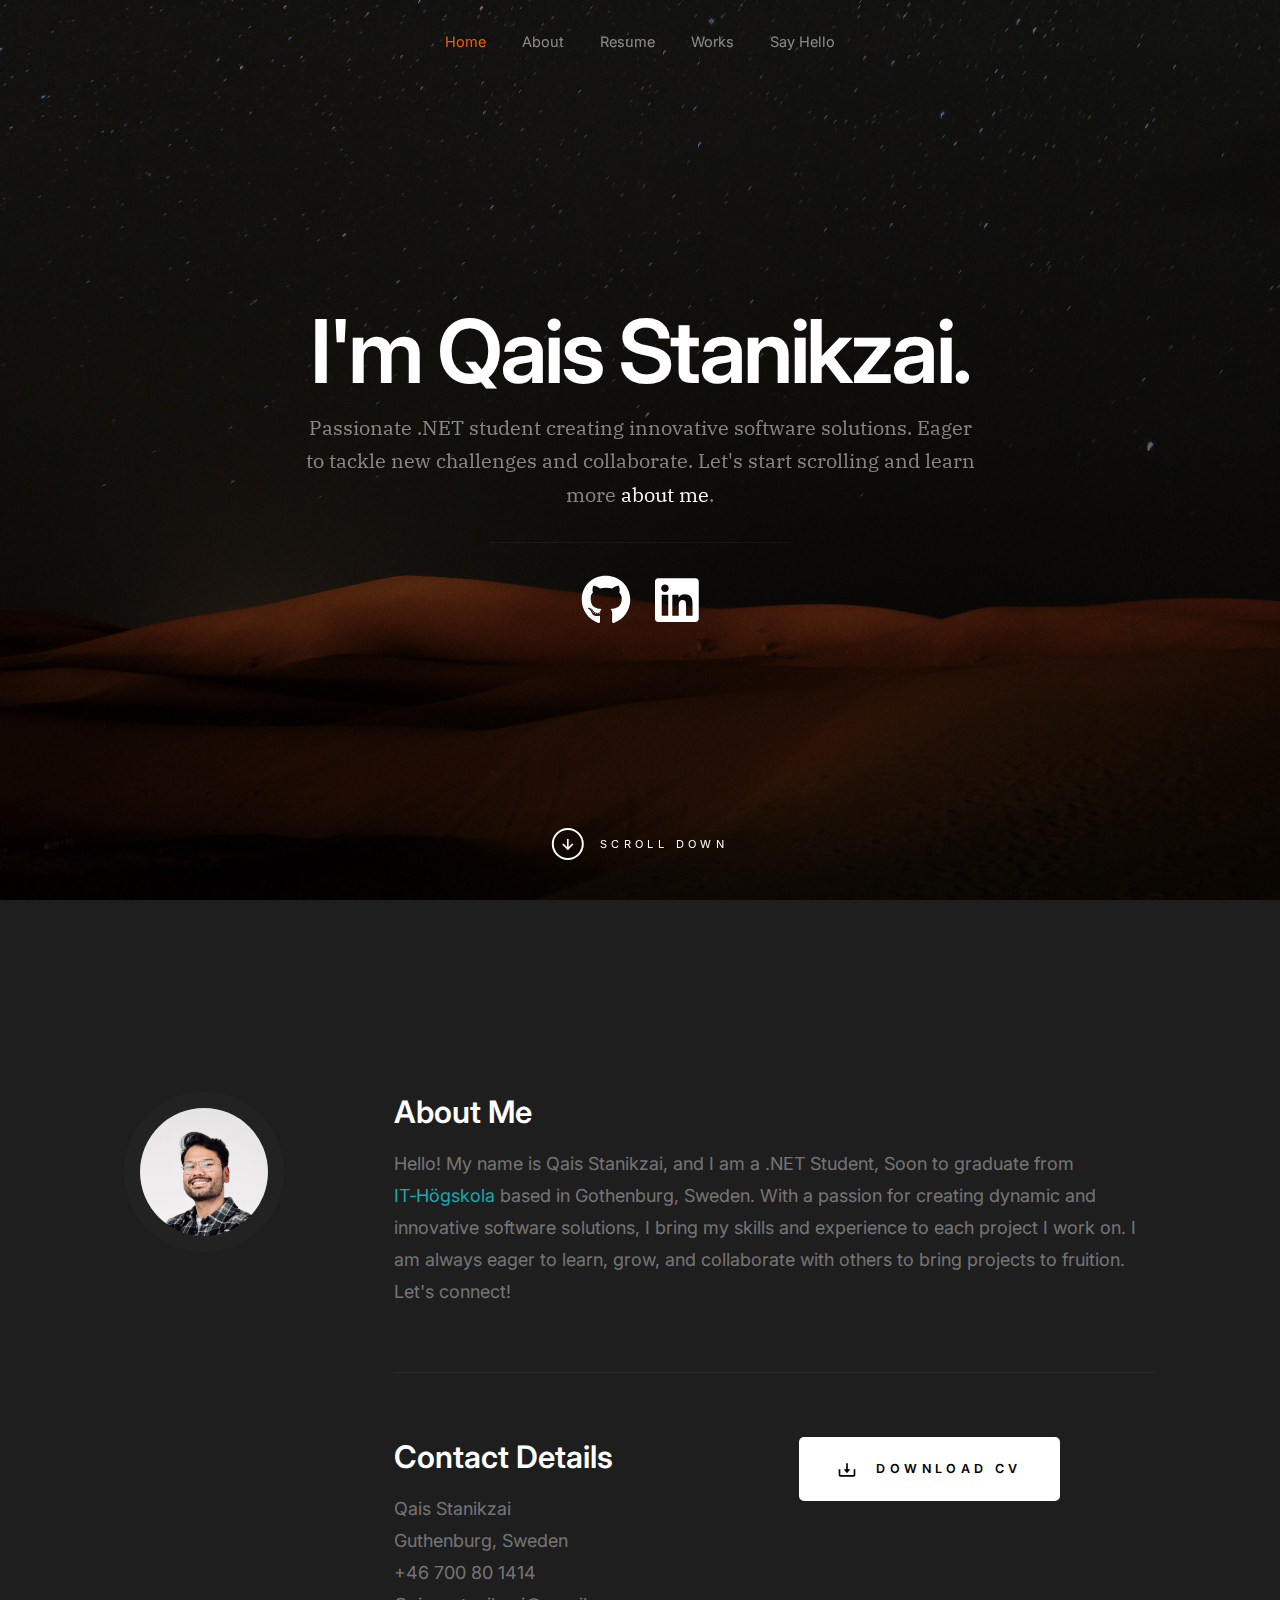
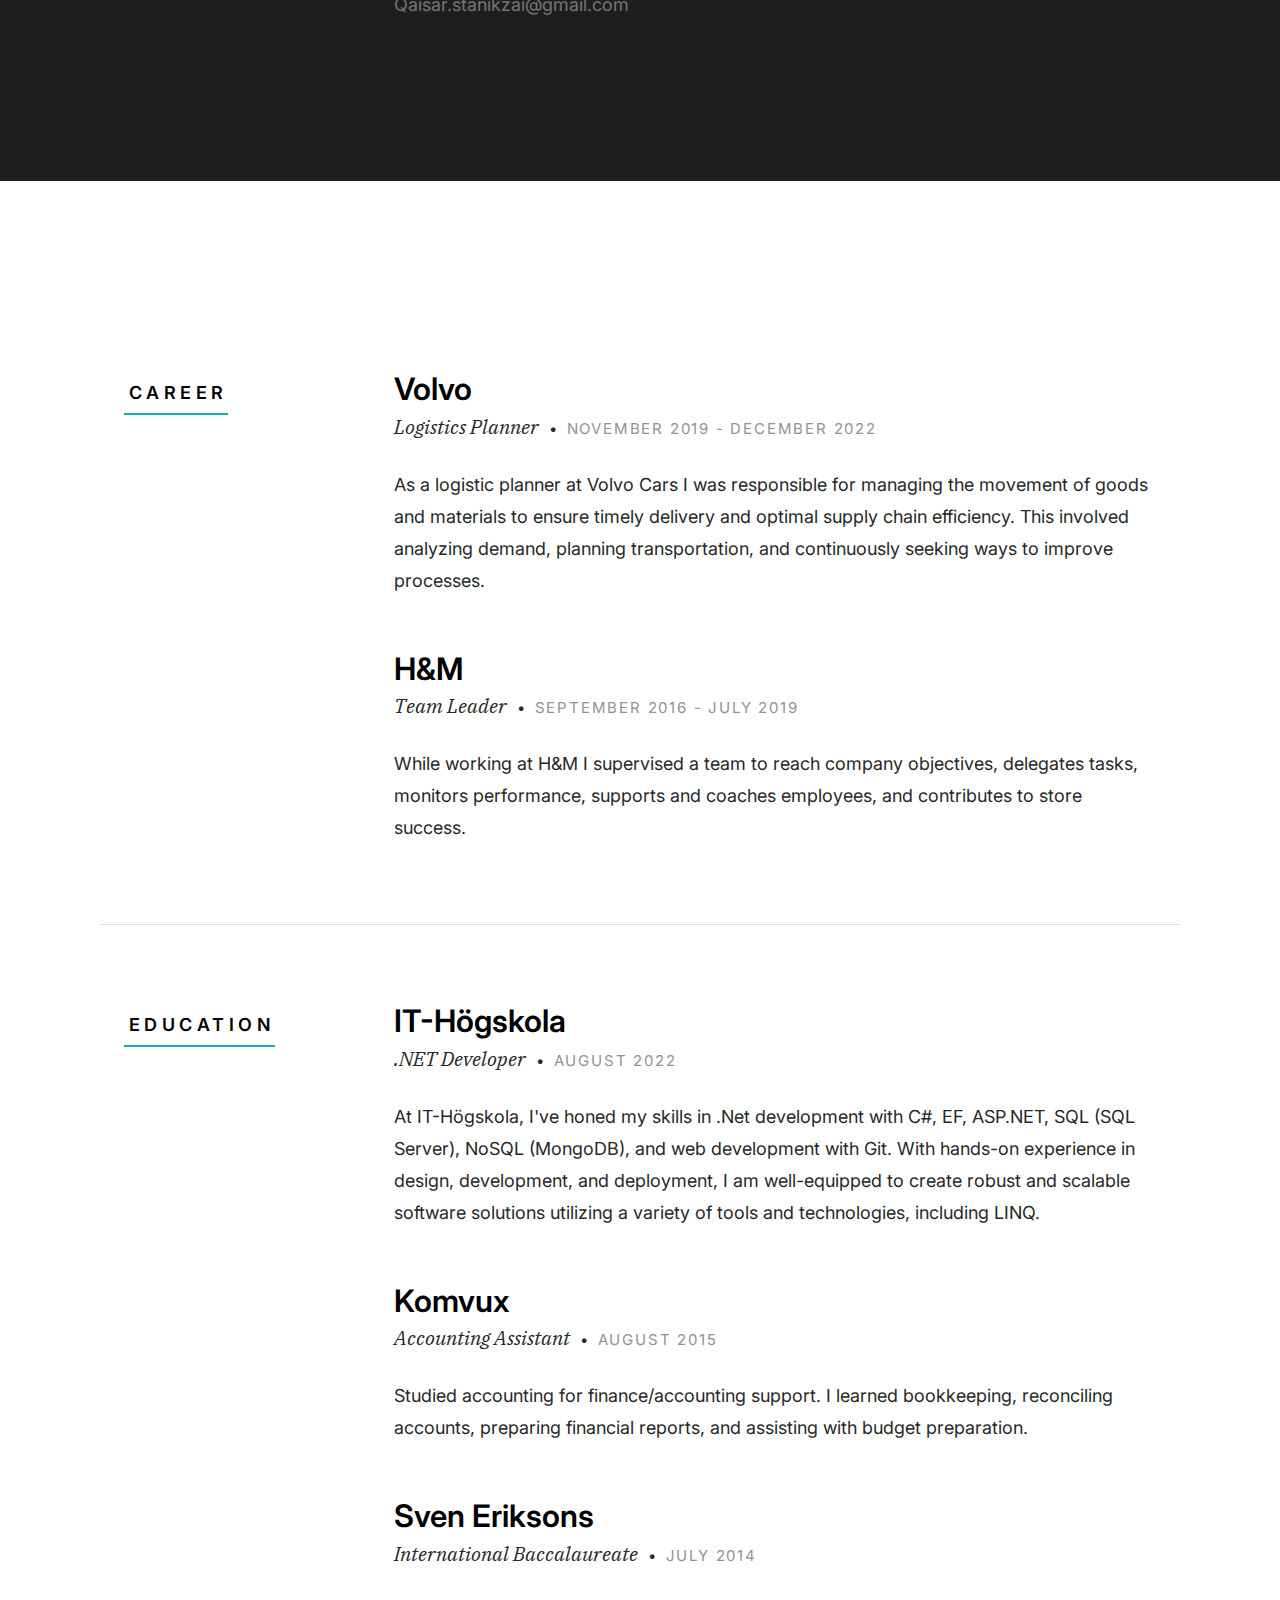
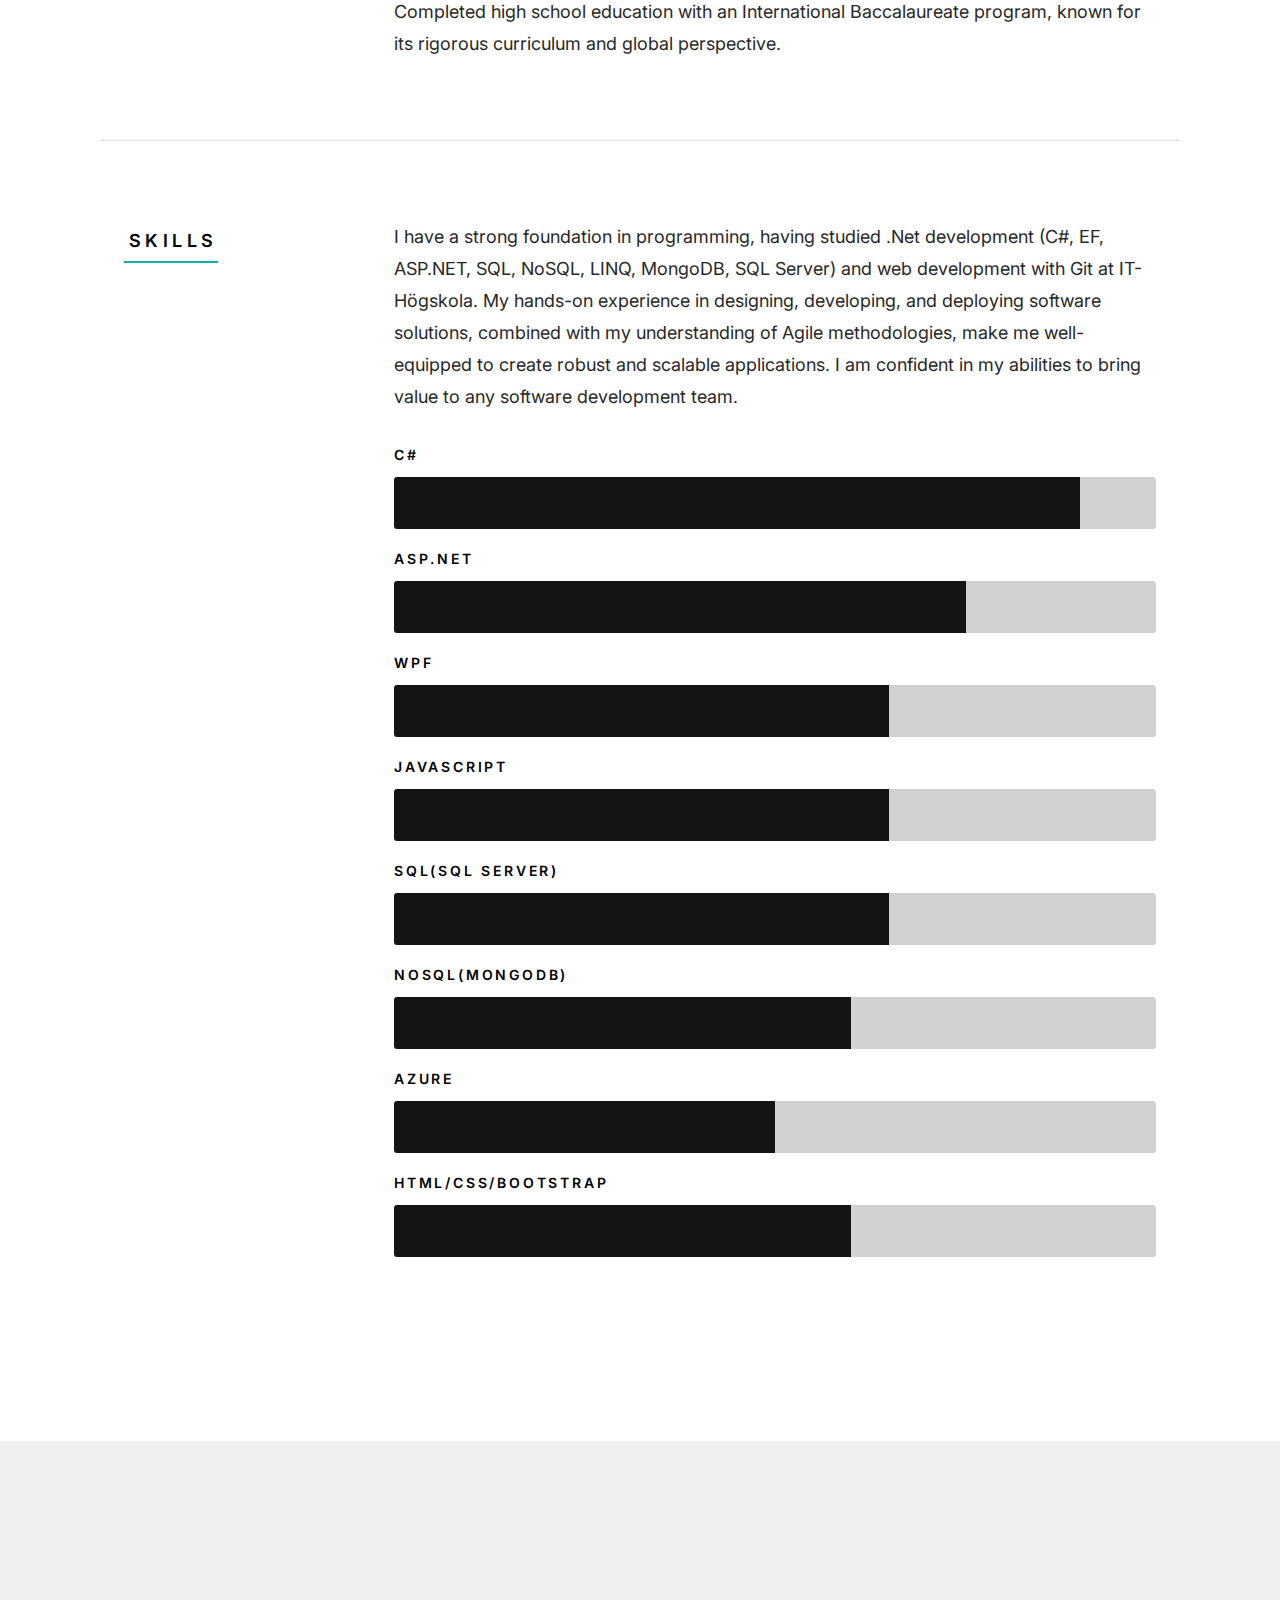
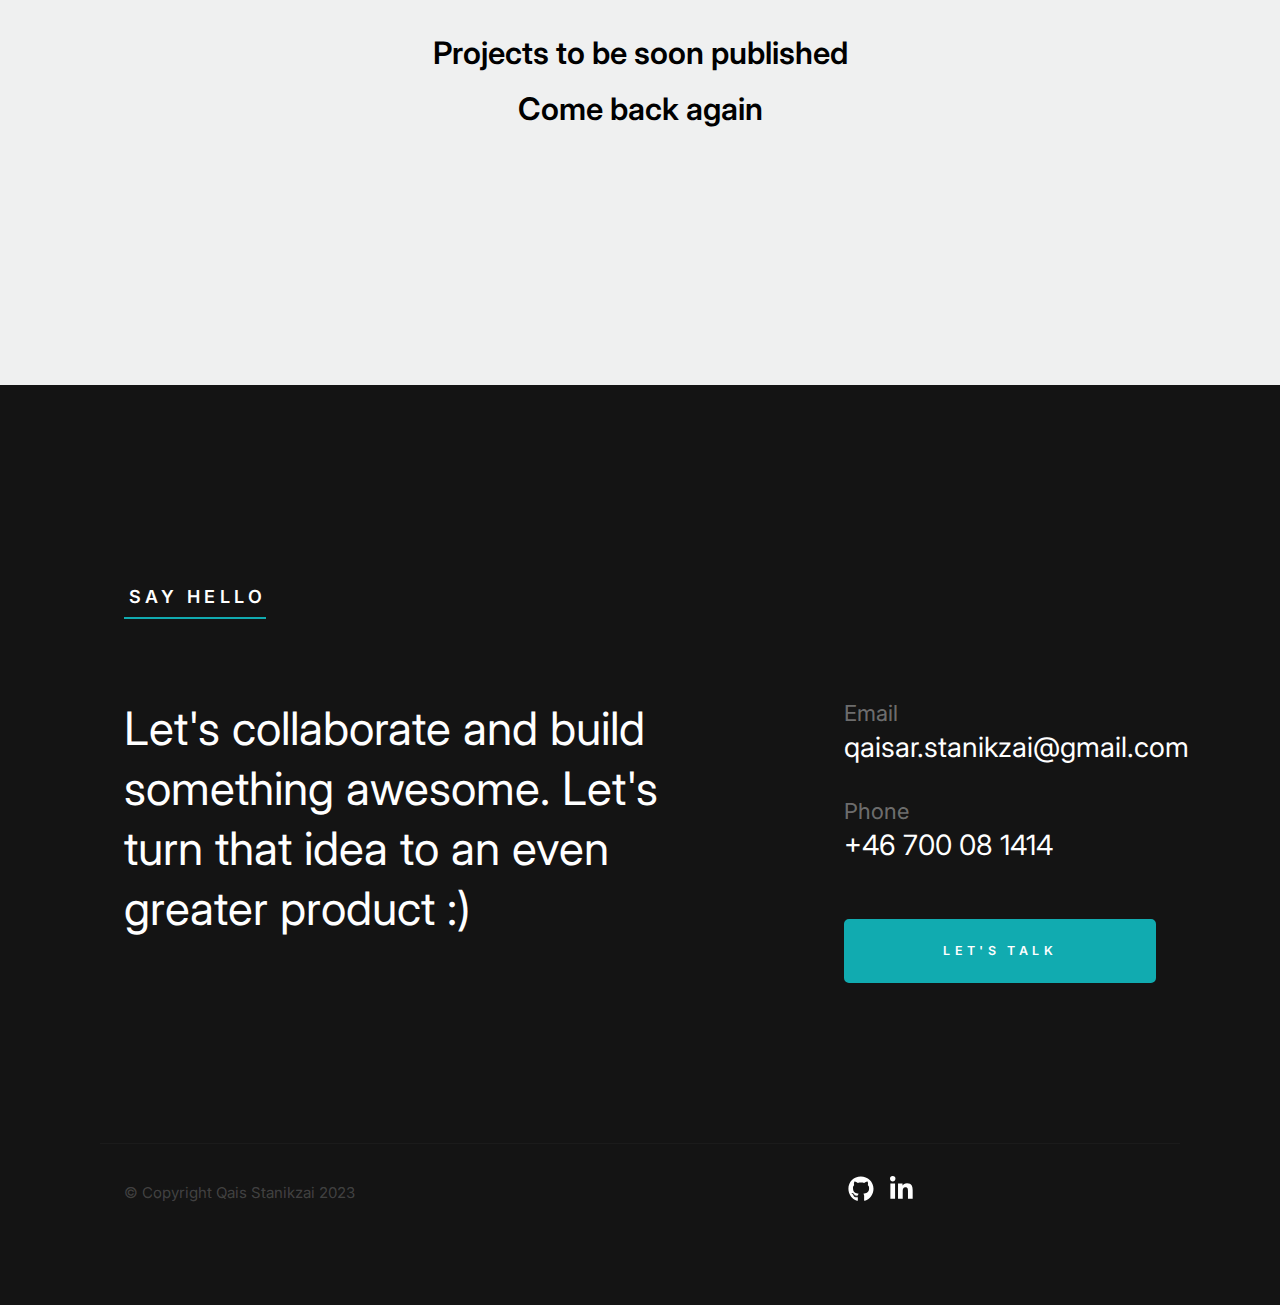
<file: index.html>
<!DOCTYPE html>
<html class="no-js" lang="en">
<head>

    <!--- basic page needs
    ================================================== -->
    <meta charset="utf-8">
    <title>Qais Stanikzai</title>
    <meta name="description" content="Hello! I am Qais Stanikzai, a .NET developer based in Gothenburg, Sweden. With a passion for creating dynamic and innovative software solutions, I bring my skills and experience to each project I work on. Let's connect!">
    <meta name="author" content="Qais Stanikzai">
    <meta name="keywords" content=".NET, C#, ASP.NET, SQL, NoSQL, LINQ, MongoDB, SQL Server, Git, Agile, web development, software development, IT-Högskola">

  
    <!-- mobile specific metas
    ================================================== -->
    <meta name="viewport" content="width=device-width, initial-scale=1">

    <!-- CSS
    ================================================== -->
    <link rel="stylesheet" href="css/styles.css">
    <link rel="stylesheet" href="css/vendor.css">

    <!-- script
    ================================================== -->
    <script defer src="js/vendor/fontawesome/all.min.js"></script>

    <!-- favicons
    ================================================== -->
    <link rel="apple-touch-icon" sizes="180x180" href="apple-touch-icon.png">
    <link rel="icon" type="image/png" sizes="32x32" href="favicon-32x32.png">
    <link rel="icon" type="image/png" sizes="16x16" href="favicon-16x16.png">
    <link rel="manifest" href="site.webmanifest">

</head>

<body id="top" class="ss-preload">


    <!-- preloader
    ================================================== -->
    <div id="preloader">
        <div id="loader"></div>
    </div>


    <!-- header
    ================================================== -->
    <header class="s-header">
        <div class="row s-header__nav-wrap">
            <nav class="s-header__nav">
                <ul>
                    <li class="current"><a class="smoothscroll" href="#hero">Home</a></li>
                    <li><a class="smoothscroll" href="#about">About</a></li>
                    <li><a class="smoothscroll" href="#resume">Resume</a></li>
                    <li><a class="smoothscroll" href="#portfolio">Works</a></li>
                    <li><a class="smoothscroll" href="#contact">Say Hello</a></li>
                </ul>
            </nav>
        </div> <!-- end row -->
        
        <a class="s-header__menu-toggle" href="#0" title="Menu">
            <span class="s-header__menu-icon"></span>
        </a>
    </header> <!-- end s-header -->


    <!-- hero
    ================================================== -->
    <section id="hero" class="s-hero target-section">

        <div class="s-hero__bg rellax" data-rellax-speed="-7"></div>

        <div class="row s-hero__content">
            <div class="column">

                <div class="s-hero__content-about">

                    <h1>I'm Qais Stanikzai.</h1>

                    <h3>
                        Passionate .NET student creating innovative software solutions.
                         Eager to tackle new challenges 
                        and collaborate. Let's start scrolling
                    and learn more <a class="smoothscroll" href="#about">about me</a>.
                    </h3>

                    <div class="s-hero__content-social">
                         
                        <a target="_blank" href="https://github.com/qaisstan"><i class="fab fa-github" aria-hidden="true"></i></a>
                        <a target="_blank" href="https://www.linkedin.com/in/qais-stanikzai"><i class="fab fa-linkedin" aria-hidden="true"></i></a>
                        
                    </div>

                </div> <!-- end s-hero__content-about -->

            </div>
        </div> <!-- s-hero__content -->

        <div class="s-hero__scroll">
            <a href="#about" class="s-hero__scroll-link smoothscroll">
                <span class="scroll-arrow">
                    <svg xmlns="http://www.w3.org/2000/svg" width="24" height="24" viewBox="0 0 24 24" style="fill:rgba(0, 0, 0, 1);transform:;-ms-filter:"><path d="M18.707 12.707L17.293 11.293 13 15.586 13 6 11 6 11 15.586 6.707 11.293 5.293 12.707 12 19.414z"></path></svg>
                </span>
                <span class="scroll-text">Scroll Down</span>
            </a>
        </div> <!-- s-hero__scroll -->

    </section> <!-- end s-hero -->


    <!-- about
    ================================================== -->
    <section id="about" class="s-about target-section">

        <div class="row">
            <div class="column large-3 tab-12">
                <img class="s-about__pic" src="images/avatars/user-06.jpg" alt="">
            </div>
            <div class="column large-9 tab-12 s-about__content">
                <h3>About Me</h3>
                <p>
                    Hello! My name is Qais Stanikzai, and I am a .NET Student, Soon to
                    graduate from <a href="https://www.iths.se/">IT&#8209;Högskola</a>
                    based in Gothenburg, Sweden. With a passion for creating dynamic 
                    and innovative software solutions, I bring my skills and experience 
                    to each project I work on. I am always eager to learn, grow, and 
                    collaborate with others to bring projects to fruition. Let's connect!
                </p>

                <hr>

                <div class="row s-about__content-bottom">
                    <div class="column w-1000-stack">
                        <h3>Contact Details</h3>
    
                        <p>
                        Qais Stanikzai <br>
                        Guthenburg, Sweden <br>
                        <a href="tel:+46700081414">+46 700 80 1414</a> <br>
                        <a href="mailto:qaisar.stanikzai@gmail.com">Qaisar.stanikzai@gmail.com</a>
                        </p>
                        
                    </div>
                    <div class="column w-1000-stack">
                        <a href="CV.pdf" class="btn btn--download" download>
                        <!-- <a href="CV.jpg" class="btn btn--download" download> -->
                            <svg xmlns="http://www.w3.org/2000/svg" width="24" height="24" viewBox="0 0 24 24" style="fill:rgba(0, 0, 0, 1);transform:;-ms-filter:">
                              <path d="M12 16L16 11 13 11 13 4 11 4 11 11 8 11z"></path>
                              <path d="M20,18H4v-7H2v7c0,1.103,0.897,2,2,2h16c1.103,0,2-0.897,2-2v-7h-2V18z"></path>
                            </svg>
                            Download CV
                          </a>
                        <!-- <a href="#0" class="btn btn--download">
                            <svg xmlns="http://www.w3.org/2000/svg" width="24" height="24" viewBox="0 0 24 24" style="fill:rgba(0, 0, 0, 1);transform:;-ms-filter:"><path d="M12 16L16 11 13 11 13 4 11 4 11 11 8 11z"></path><path d="M20,18H4v-7H2v7c0,1.103,0.897,2,2,2h16c1.103,0,2-0.897,2-2v-7h-2V18z"></path></svg>
                            Download CV
                        </a> -->
                    </div>
                </div>
            </div>
        </div> <!-- end row -->

    </section> <!-- end s-about -->


    <!-- resume
    ================================================== -->
    <section id="resume" class="s-resume target-section">
        
        <div class="row s-resume__section">
            <div class="column large-3 tab-12">
                <h3 class="section-header-allcaps">Career</h3>
            </div>
            <div class="column large-9 tab-12">
                <div class="resume-block">

                    <div class="resume-block__header">
                        <h4 class="h3">Volvo</h4>
                        <p class="resume-block__header-meta">
                            <span>Logistics Planner</span> 
                            <span class="resume-block__header-date">
                                November 2019 - December 2022
                            </span>
                        </p>
                    </div>

                    <p>
                        As a logistic planner at Volvo Cars I was responsible for 
                        managing the movement of goods and materials to ensure timely 
                        delivery and optimal supply chain efficiency. This involved 
                        analyzing demand, planning transportation, and continuously 
                        seeking ways to improve processes.
                    </p>

                </div> <!-- end resume-block -->

                <div class="resume-block">

                    <div class="resume-block__header">
                        <h4 class="h3">H&M</h4>
                        <p class="resume-block__header-meta">
                            <span>Team Leader</span> 
                            <span class="resume-block__header-date">
                                September 2016 - July 2019
                            </span>
                        </p>
                    </div>

                    <p>
                        While working at H&M I supervised a team to reach company 
                        objectives, delegates tasks, monitors performance, supports 
                        and coaches employees, and contributes to store success.
                    </p>

                </div> <!-- end resume-block -->
            </div>
        </div> <!-- s-resume__section -->


        <div class="row s-resume__section">
            <div class="column large-3 tab-12">
                <h3 class="section-header-allcaps">Education</h3>
            </div>
            <div class="column large-9 tab-12">
                <div class="resume-block">

                    <div class="resume-block__header">
                        <h4 class="h3">IT-Högskola</h4>
                        <p class="resume-block__header-meta">
                            <span>.NET Developer</span> 
                            <span class="resume-block__header-date">
                                August 2022
                            </span>
                        </p>
                    </div>

                    <p>
                        At IT-Högskola, I've honed my skills in .Net 
                        development with C#, EF, ASP.NET, SQL (SQL Server), 
                        NoSQL (MongoDB), and web development with Git. 
                        With hands-on experience in design, development, 
                        and deployment, I am well-equipped to create robust and 
                        scalable software solutions utilizing a variety of tools and 
                        technologies, including LINQ.
                    </p>

                </div> <!-- end resume-block -->

                <div class="resume-block">

                    <div class="resume-block__header">
                        <h4 class="h3">Komvux</h4>
                        <p class="resume-block__header-meta">
                            <span>Accounting Assistant</span> 
                            <span class="resume-block__header-date">
                                August 2015
                            </span>
                        </p>
                    </div>

                    <p>
                        Studied accounting for finance/accounting support. I learned bookkeeping, 
                        reconciling accounts, preparing financial reports, and assisting with budget preparation.
                    </p>

                </div>
                
                <div class="resume-block">

                    <div class="resume-block__header">
                        <h4 class="h3">Sven Eriksons</h4>
                        <p class="resume-block__header-meta">
                            <span>International Baccalaureate</span> 
                            <span class="resume-block__header-date">
                                July 2014
                            </span>
                        </p>
                    </div>

                    <p>
                        Completed high school education with an International 
                        Baccalaureate program, known for its rigorous curriculum 
                        and global perspective.
                    </p>

                </div><!-- end resume-block -->
            </div>
        </div> <!-- s-resume__section -->


        <div class="row s-resume__section">
            <div class="column large-3 tab-12">
                <h3 class="section-header-allcaps">Skills</h3>
            </div>
            <div class="column large-9 tab-12">
                <div class="resume-block">

                    <p>
                        I have a strong foundation in programming, having studied 
                        .Net development (C#, EF, ASP.NET, SQL, NoSQL, LINQ, MongoDB, 
                        SQL Server) and web development with Git at IT-Högskola. 
                        My hands-on experience in designing, developing, and deploying 
                        software solutions, combined with my understanding of Agile methodologies, 
                        make me well-equipped to create robust and scalable applications. 
                        I am confident in my abilities to bring value to any software development team.
                    </p>

                    <ul class="skill-bars-fat">
                        <li>
                        <div class="progress percent90"></div>
                        <strong>C#</strong>
                        </li>
                        <li>
                        <div class="progress percent75"></div>
                        <strong>ASP.NET</strong>
                        </li>
                        <li>
                        <div class="progress percent65"></div>
                        <strong>WPF</strong>                                
                        </li>
                        <li>
                        <div class="progress percent65"></div>
                        <strong>Javascript</strong>
                        </li>
                        <li>
                        <div class="progress percent65"></div>
                        <strong>SQL(SQL Server)</strong>
                        </li>
                        <li>
                        <div class="progress percent60"></div>
                        <strong>NOSQL(MongoDB)</strong>
                        </li>
                        <li>
                        <div class="progress percent50"></div>
                        <strong>AZURE</strong>
                        </li>
                        <li>
                        <div class="progress percent60"></div>
                        <strong>HTML/CSS/Bootstrap</strong>
                        </li>
                        
                    </ul>

                </div> <!-- end resume-block -->

            </div>
        </div> <!-- s-resume__section -->

    </section> <!-- end s-resume -->


    <!-- portfolio
    ================================================== -->
    <section id="portfolio" class="s-portfolio target-section">

        <div class="row s-portfolio__header">
            <div class="column large-12">
                <h3>Projects to be soon published</h3>
                <h3>Come back again</h3>
            </div>
        </div>

        <div class="row collapse block-large-1-4 block-medium-1-3 block-tab-1-2 block-500-stack folio-list">

            <!-- <div class="column folio-item">
                <a href="#modal-01" class="folio-item__thumb">
                    <img src="images/portfolio/droplet.jpg" 
                         srcset="images/portfolio/droplet.jpg 1x, 
                                 images/portfolio/droplet@2x.jpg 2x" alt="">
                </a>
            </div>  -->
            
            <!-- end folio-item -->

            <!-- <div class="column folio-item">
                <a href="#modal-02" class="folio-item__thumb">
                    <img src="images/portfolio/lamp.jpg" 
                         srcset="images/portfolio/lamp.jpg 1x, 
                                 images/portfolio/lamp@2x.jpg 2x" alt="">
                </a>
            </div>  -->
            
            <!-- end folio-item -->

            <!-- <div class="column folio-item">
                <a href="#modal-03" class="folio-item__thumb">
                    <img src="images/portfolio/minimalismo.jpg" 
                         srcset="images/portfolio/minimalismo.jpg 1x, 
                                 images/portfolio/minimalismo@2x.jpg 2x" alt="">
                </a>
            </div>  -->
            
            <!-- end folio-item -->

            <!-- <div class="column folio-item">
                <a href="#modal-04" class="folio-item__thumb">
                    <img src="images/portfolio/shutterbug.jpg" 
                         srcset="images/portfolio/shutterbug.jpg 1x, 
                                 images/portfolio/shutterbug@2x.jpg 2x" alt="">
                </a>
            </div>  -->
            
            <!-- end folio-item -->

            <!-- <div class="column folio-item">
                <a href="#modal-05" class="folio-item__thumb">
                    <img src="images/portfolio/fuji.jpg" 
                         srcset="images/portfolio/fuji.jpg 1x, 
                                 images/portfolio/fuji@2x.jpg 2x" alt="">
                </a>
            </div>  -->
            
            <!-- end folio-item -->

            <!-- <div class="column folio-item">
                <a href="#modal-06" class="folio-item__thumb">
                    <img src="images/portfolio/skaterboy.jpg" 
                         srcset="images/portfolio/skaterboy.jpg 1x, 
                                 images/portfolio/skaterboy@2x.jpg 2x" alt="">
                </a>
            </div>  -->
            
            <!-- end folio-item -->

            <!-- <div class="column folio-item">
                <a href="#modal-07" class="folio-item__thumb">
                    <img src="images/portfolio/rucksack.jpg" 
                         srcset="images/portfolio/rucksack.jpg 1x, 
                                 images/portfolio/rucksack@2x.jpg 2x" alt="">
                </a>
            </div>  -->
            
            <!-- end folio-item -->

            <!-- <div class="column folio-item">
                <a href="#modal-08" class="folio-item__thumb">
                    <img src="images/portfolio/sanddunes.jpg" 
                         srcset="images/portfolio/sanddunes.jpg 1x, 
                                 images/portfolio/sanddunes@2x.jpg 2x" alt="">
                </a>
            </div>  -->
            
            <!-- end folio-item -->

        </div> <!-- end folio-list -->


        <!-- Modal Templates Popup
        =========================================================== -->
        <!-- <div id="modal-01" hidden>
            <div class="modal-popup">
                <img src="images/portfolio/gallery/g-droplet.jpg" alt="" />
    
                <div class="modal-popup__desc">
                    <h5>Droplet</h5>
                    <p>Odio soluta enim quos sit asperiores rerum rerum repudiandae cum. Vel voluptatem alias qui assumenda iure et expedita voluptatem. Ratione officiis quae.</p>
                    <ul class="modal-popup__cat">
                        <li>Branding</li>
                        <li>Product Design</li>
                    </ul>
                </div>
    
                <a href="https://www.behance.net/" class="modal-popup__details">Project link</a>
            </div>
        </div>  -->
        
        <!-- end modal -->

        <!-- <div id="modal-02" hidden>
            <div class="modal-popup">
                <img src="images/portfolio/gallery/g-lamp.jpg" alt="" />
    
                <div class="modal-popup__desc">
                    <h5>The Lamp</h5>
                    <p>Proin gravida nibh vel velit auctor aliquet. Aenean sollicitudin, lorem quis bibendum auctor, nisi elit consequat ipsum, nec sagittis sem nibh id elit.</p>
                    <ul class="modal-popup__cat">
                        <li>Branding</li>
                    </ul>
                </div>
    
                <a href="https://www.behance.net/" class="modal-popup__details">Project link</a>
            </div>
        </div>  -->
        
        <!-- end modal -->

        <!-- <div id="modal-03" hidden>
            <div class="modal-popup">
                <img src="images/portfolio/gallery/g-minimalismo.jpg" alt="" />
    
                <div class="modal-popup__desc">
                    <h5>Minimalismo</h5>
                    <p>Exercitationem reprehenderit quod explicabo consequatur aliquid ut magni ut. Deleniti quo corrupti illum velit eveniet ratione necessitatibus ipsam mollitia.</p>
                    <ul class="modal-popup__cat">
                        <li>Product Design</li>
                    </ul>
                </div>
    
                <a href="https://www.behance.net/" class="modal-popup__details">Project link</a>
            </div>
        </div>  -->
        
        <!-- end modal -->

        <!-- <div id="modal-04" hidden>
            <div class="modal-popup">
                <img src="images/portfolio/gallery/g-shutterbug.jpg" alt="" />
    
                <div class="modal-popup__desc">
                    <h5>Shutterbug</h5>
                    <p>Dolores velit qui quos nobis. Aliquam delectus voluptas quos possimus non voluptatem voluptas voluptas. Est doloribus eligendi porro doloribus voluptatum.</p>
                    <ul class="modal-popup__cat">
                        <li>E-Commerce</li>
                    </ul>
                </div>
    
                <a href="https://www.behance.net/" class="modal-popup__details">Project link</a>
            </div>
        </div>  -->
        
        <!-- end modal -->

        <!-- <div id="modal-05" hidden>
            <div class="modal-popup">

                <img src="images/portfolio/gallery/g-fuji.jpg" alt="" />
    
                <div class="modal-popup__desc">
                    <h5>Fuji</h5>
                    <p>Proin gravida nibh vel velit auctor aliquet. Aenean sollicitudin, lorem quis bibendum auctor, nisi elit consequat ipsum, nec sagittis sem nibh id elit.</p>
                    <ul class="modal-popup__cat">
                        <li>Product Design</li>
                    </ul>
                </div>
    
                <a href="https://www.behance.net/" class="modal-popup__details">Project link</a>
            </div>
        </div>  -->
        
        <!-- end modal -->

        <!-- <div id="modal-06" hidden>
            <div class="modal-popup">
                <img src="images/portfolio/gallery/g-skaterboy.jpg" alt="" />
    
                <div class="modal-popup__desc">
                    <h5>Skaterboy</h5>
                    <p>Quisquam vel libero consequuntur autem voluptas. Qui aut vero. Omnis fugit mollitia cupiditate voluptas. Aenean sollicitudin, lorem quis bibendum auctor.</p>
                    <ul class="modal-popup__cat">
                        <li>Branding</li>
                        <li>Product Design</li>
                    </ul>
                </div>
    
                <a href="https://www.behance.net/" class="modal-popup__details">Project link</a>
            </div>
        </div>  -->
        
        <!-- end modal -->

        <!-- <div id="modal-07" hidden>
            <div class="modal-popup">
                <img src="images/portfolio/gallery/g-rucksack.jpg" alt="" />
    
                <div class="modal-popup__desc">
                    <h5>Rucksack</h5>
                    <p>Odio soluta enim quos sit asperiores rerum rerum repudiandae cum. Vel voluptatem alias qui assumenda iure et expedita voluptatem. Ratione officiis quae.</p>
                    <ul class="modal-popup__cat">
                        <li>Branding</li>
                        <li>Product Design</li>
                    </ul>
                </div>
    
                <a href="https://www.behance.net/" class="modal-popup__details">Project link</a>
            </div>
        </div>  -->
        
        <!-- end modal -->

        <!-- <div id="modal-08" hidden>
            <div class="modal-popup">
                <img src="images/portfolio/gallery/g-sanddunes.jpg" alt="" />
    
                <div class="modal-popup__desc">
                    <h5>Sand Dunes</h5>
                    <p>Proin gravida nibh vel velit auctor aliquet. Aenean sollicitudin, lorem quis bibendum auctor, nisi elit consequat ipsum, nec sagittis sem nibh id elit.</p>
                    <ul class="modal-popup__cat">
                        <li>Web Design</li>
                    </ul>
                </div>
    
                <a href="https://www.behance.net/" class="modal-popup__details">Project link</a>
            </div>
        </div>  -->


        <!-- end modal -->

    </section> <!-- end s-portfolio -->




    <!-- contact
    ================================================== -->
    <section id="contact" class="s-contact target-section">

        <div class="row s-contact__header">
            <div class="column large-12">
                <h3 class="section-header-allcaps">Say Hello</h3>
            </div>
        </div>

        <div class="row s-contact__content">

            <div class="column large-7 medium-12">

                <h4 class="huge-text">
                Let's collaborate and build something awesome. 
                Let's turn that idea to an even greater product :)
                </h4>

            </div>

            <div class="column large-4 medium-12">

                <div class="row contact-infos">
                    <div class="column large-15 medium-6 tab-12">
                        <div class="contact-block">
                            <h5 class="contact-block__header">
                                Email
                            </h5>
                            <p class="contact-block__content">
                                <a class="mailtoui" href="mailto:qaisar.stanikzai@gmail.com">qaisar.stanikzai@gmail.com</a>
                            </p>
                        </div> <!-- end contact-block -->
                    </div>
                    <div class="column large-12 medium-6 tab-12">
                        <div class="contact-block">
                            <h5 class="contact-block__header">
                                Phone
                            </h5>
                            <p class="contact-block__content">
                                <a href="tel:+46700081414">+46 700 08 1414</a>
                            </p>
                        </div> <!-- end contact-block -->
                    </div>

                    <div class="column large-12">
                        <a href="mailto:qaisar.stanikzai@gmail.com" class="mailtoui btn btn--primary h-full-width">Let's Talk</a>
                    </div>
                </div> <!-- end contact-infos -->

            </div>
        </div> <!-- s-contact__content -->

    </section> <!-- end s-contact -->
    

    <!-- footer
    ================================================== -->
    <footer class="s-footer">
        <div class="row">
            <div class="column large-4 medium-6 w-1000-stack s-footer__social-block">
                <ul class="s-footer__social">
                    <li><a target="_blank" href="https://github.com/qaisstan"><i class="fab fa-github" aria-hidden="true"></i></a></li>
                    <li><a target="_blank" href="https://www.linkedin.com/in/qais-stanikzai"><i class="fab fa-linkedin-in" aria-hidden="true"></i></a></li>
                </ul>
            </div>

            <div class="column large-7 medium-6 w-1000-stack ss-copyright">
                <span>© Copyright Qais Stanikzai 2023</span> 
                
            </div>
        </div>

        <div class="ss-go-top">
            <a class="smoothscroll" title="Back to Top" href="#top">
                <svg xmlns="http://www.w3.org/2000/svg" viewBox="0 0 24 24"><path d="M6 4h12v2H6zm5 10v6h2v-6h5l-6-6-6 6z"/></svg>
             </a>
        </div> <!-- end ss-go-top -->
    </footer>


    <!-- Java Script
    ================================================== -->
    <script src="js/plugins.js"></script>
    <script src="js/main.js"></script>

</body>

</html>
</file>
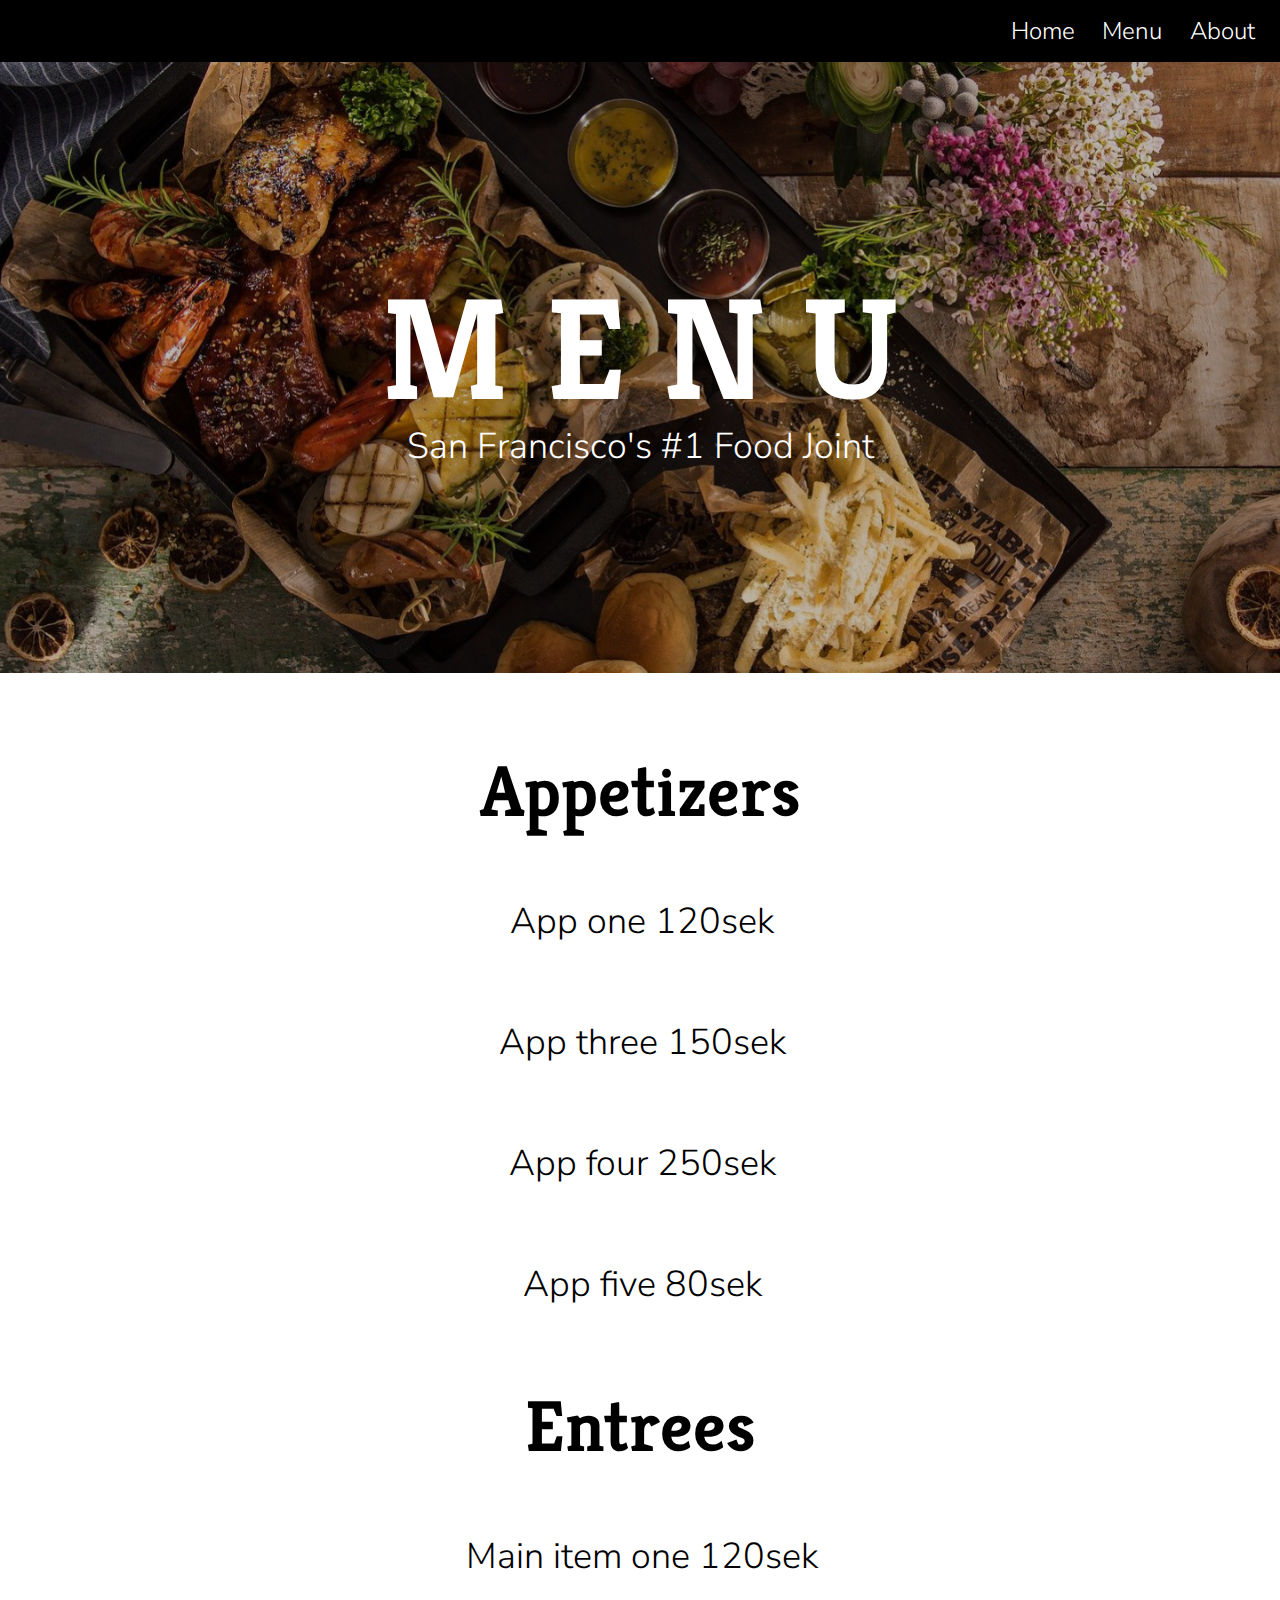
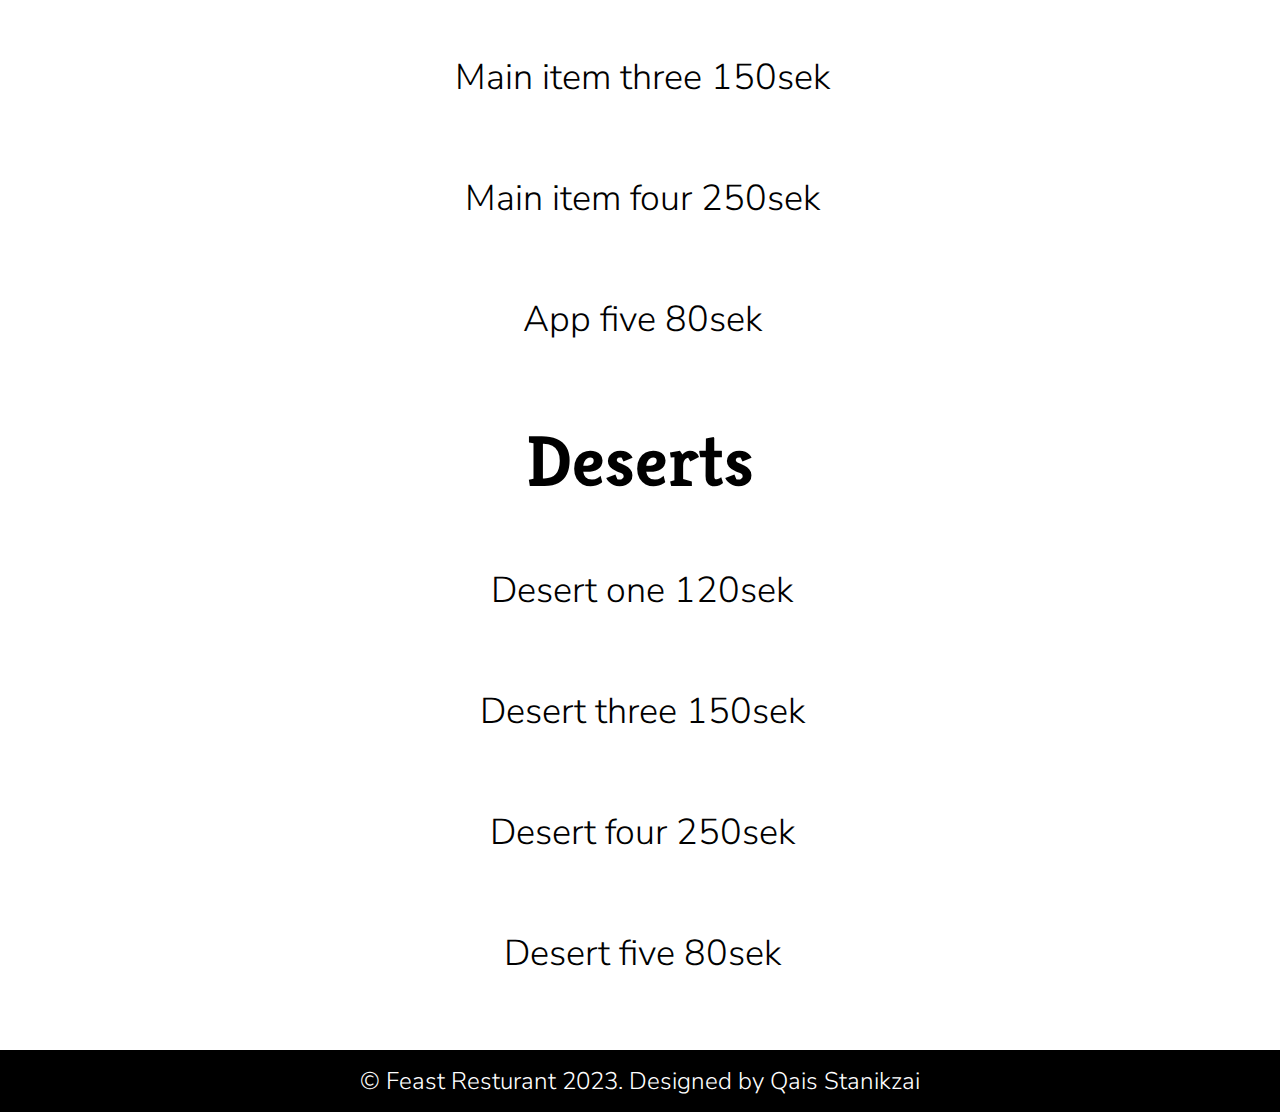
<file: Portfolio/menu.html>
<!DOCTYPE html>
<html lang="en">
      <head>
            <meta charset="UTF-8">
            <title>Feast - Menu</title>
            <link rel="icon" href="favicon.ico">
            <link rel="stylesheet" href="css/site.css">
      </head>
      <body>
            <header>
                  <nav>
                        <a href="index.html">Home</a>
                        <a href="menu.html">Menu</a>
                        <a href="about.html">About</a>
                  </nav>

            </header>
            <main >
                  <div class="hero">
                        <img src="images/Hero Image.png" alt="" aria-hidden="true">
                        <div class="hero-text">
                              <h1>Menu</h1>
                              <p>San Francisco's #1 Food Joint</p>
                        </div>
                  </div>

                  <div class="food-menu">
                        <div>
                              <h2>Appetizers</h2>
                              <ul class="food-items">
                                    <li>App one 120sek</li>
                                    <li>App three 150sek</li>
                                    <li>App four 250sek</li>
                                    <li>App five 80sek</li>
                              </ul>
                        </div>
                        <div>
                              <h2>Entrees</h2>
                              <ul class="food-items">
                                    <li>Main item one 120sek</li>
                                    <li>Main item three 150sek</li>
                                    <li>Main item four 250sek</li>
                                    <li>App five 80sek</li>
                              </ul>
                        </div>
                        <div>
                              <h2>Deserts</h2>
                              <ul class="food-items">
                                    <li>Desert one 120sek</li>
                                    <li>Desert three 150sek</li>
                                    <li>Desert four 250sek</li>
                                    <li>Desert five 80sek</li>
                              </ul>
                        </div>

                  </div>
                  
                  

            </main>
            <footer>
                  &copy; Feast Resturant 2023. Designed by Qais Stanikzai
            </footer>
            
      </body>
</html>
</file>
<file: css/styles.css>
/* =================================================================== 

 *
 * TOC:
 * # settings and variables
 *      ## fonts
 *      ## colors
 *      ## vertical spacing and typescale
 *      ## grid variables
 * # normalize
 * # basic/base setup styles
 *      ## media
 *      ## typography resets
 *      ## links
 *      ## inputs
 * # Grid v3.0.0
 *      ## medium screen devices
 *      ## tablets
 *      ## mobile devices
 *      ## small mobile devices <= 400px
 * # block grids
 *      ## block grids - medium screen devices
 *      ## block grids - tablets
 *      ## block grids - mobile devices
 *      ## block grids - small mobile devices <= 400px
 * # MISC 
 * # custom grid, block grid STACK breakpoints
 * # base style overrides 
 *      ## links
 * # typography & general theme styles
 *      ## Lists
 *      ## responsive video container
 *      ## floated image
 *      ## tables
 *      ## spacing
 * # preloader
 *      ## page loaded
 * # forms 
 *      ## Style Placeholder Text
 * # buttons 
 * # additional components
 *      ## skillbars
 *      ## alert box
 *      ## pagination 
 * # common and reusable styles
 *      ## animation stuff 
 *      ## MailtoUI style overrides
 * # site header
 *      ## header nav
 *      ## mobile menu toggle 
 * # hero
 *      ## hero content
 *      ## hero social
 *      ## hero scrolldown
 *      ## animate intro content
 * # resume 
 *      ## resume block
 * # portfolio
 *      ## portfolio list
 *      ## modal popup
 * # CTA
 * # testimonials
 *      ## swiper style overrides
 *      ## testimonial slider 
 * # contact
 *      ## contact block
 * # footer
 *      ## footer social
 *      ## copyright
 *      ## go top
 *
 * ------------------------------------------------------------------ */


/* ===================================================================
 * # settings and variables
 *
 * ------------------------------------------------------------------- */

/* ------------------------------------------------------------------- 
 * ## fonts
 * ------------------------------------------------------------------- */
@import url("https://fonts.googleapis.com/css2?family=IBM+Plex+Serif:ital,wght@0,300;0,400;0,500;0,600;0,700;1,200;1,300;1,400;1,500;1,600&family=Inter:wght@300;400;500;600;700&display=swap");
:root {
    --font-1: "Inter", sans-serif;
    --font-2: "IBM Plex Serif", serif;
    /* monospace
     */
    --font-mono: Consolas, "Andale Mono", Courier, "Courier New", monospace;
}

/* ------------------------------------------------------------------- 
 * ## colors
 * ------------------------------------------------------------------- */
:root {
    /* color-1(#11ABB0)
     * color-2(#F06000)
     */
    --color-1: hsla(182, 82%, 38%, 1);
    --color-2: hsla(24, 100%, 47%, 1);

    /* theme color variations
     */
    --color-1-lighter: hsla(182, 82%, 58%, 1);
    --color-1-light  : hsla(182, 82%, 48%, 1);
    --color-1-dark   : hsla(182, 82%, 28%, 1);
    --color-1-darker : hsla(182, 82%, 18%, 1);
    --color-2-lighter: hsla(24, 100%, 67%, 1);
    --color-2-light  : hsla(24, 100%, 57%, 1);
    --color-2-dark   : hsla(24, 100%, 37%, 1);
    --color-2-darker : hsla(24, 100%, 27%, 1);

    /* feedback colors
     * color-error(#ffd1d2), color-success(#c8e675), 
     * color-info(#d7ecfb), color-notice(#fff099)
     */
    --color-error          : hsla(359, 100%, 91%, 1);
    --color-success        : hsla(76, 69%, 68%, 1);
    --color-info           : hsla(205, 82%, 91%, 1);
    --color-notice         : hsla(51, 100%, 80%, 1);
    --color-error-content  : hsla(359, 50%, 50%, 1);
    --color-success-content: hsla(76, 29%, 28%, 1);
    --color-info-content   : hsla(205, 32%, 31%, 1);
    --color-notice-content : hsla(51, 30%, 30%, 1);

    /* shades 
     * generated using 
     * Tint & Shade Generator 
     * (https://maketintsandshades.com/)
     */
    --color-black  : #000000;
    --color-gray-19: #0a0a0a;
    --color-gray-18: #141414;
    --color-gray-17: #1e1e1e;
    --color-gray-16: #282828;
    --color-gray-15: #323333;
    --color-gray-14: #3b3d3d;
    --color-gray-13: #454747;
    --color-gray-12: #4f5151;
    --color-gray-11: #595b5b;
    --color-gray-10: #636565;
    --color-gray-9 : #737474;
    --color-gray-8 : #828484;
    --color-gray-7 : #929393;
    --color-gray-6 : #a1a3a3;
    --color-gray-5 : #b1b2b2;
    --color-gray-4 : #c1c1c1;
    --color-gray-3 : #d0d1d1;
    --color-gray-2 : #e0e0e0;
    --color-gray-1 : #eff0f0;
    --color-white  : #ffffff;

    /* text
     */
    --color-text       : var(--color-gray-16);
    --color-text-dark  : var(--color-black);
    --color-text-light : var(--color-gray-7);
    --color-placeholder: var(--color-gray-7);

    /* buttons
     */
    --color-btn                   : var(--color-gray-3);
    --color-btn-text              : var(--color-black);
    --color-btn-hover             : var(--color-black);
    --color-btn-hover-text        : var(--color-white);
    --color-btn-primary           : var(--color-1);
    --color-btn-primary-text      : var(--color-white);
    --color-btn-primary-hover     : var(--color-2);
    --color-btn-primary-hover-text: var(--color-white);
    --color-btn-stroke            : var(--color-black);
    --color-btn-stroke-text       : var(--color-black);
    --color-btn-stroke-hover      : var(--color-black);
    --color-btn-stroke-hover-text : var(--color-white);

    /* others
     */
    --color-bg     : var(--color-gray-18);
    --color-border : var(--color-gray-2);
    --border-radius: 5px;
}

/* ------------------------------------------------------------------- 
 * ## vertical spacing and typescale
 * ------------------------------------------------------------------- */
:root {

    /* spacing
     * base font size: 18px 
     * vertical space unit : 32px
     */
    --base-size: 62.5%;
    --base-font-size: 1.8rem;
    --space: 3.2rem;

    /* vertical spacing 
     */
    --vspace-0_125: calc(0.125 * var(--space));
    --vspace-0_25 : calc(0.25 * var(--space));
    --vspace-0_5  : calc(0.5 * var(--space));
    --vspace-0_75 : calc(0.75 * var(--space));
    --vspace-0_875: calc(0.875 * var(--space));
    --vspace-1    : calc(var(--space));
    --vspace-1_25 : calc(1.25 * var(--space));
    --vspace-1_5  : calc(1.5 * var(--space));
    --vspace-1_75 : calc(1.75 * var(--space));
    --vspace-2    : calc(2 * var(--space));
    --vspace-2_5  : calc(2.5 * var(--space));
    --vspace-3    : calc(3 * var(--space));
    --vspace-3_5  : calc(3.5 * var(--space));
    --vspace-4    : calc(4 * var(--space));
    --vspace-4_5  : calc(4.5 * var(--space));
    --vspace-5    : calc(5 * var(--space));

    /* type scale
     * ratio 1:2 | base: 18px
     * -------------------------------------------------------
     *
     * --text-display-3 = (77.40px)
     * --text-display-2 = (64.50px)
     * --text-display-1 = (53.75px)
     * --text-xxxl      = (44.79px)
     * --text-xxl       = (37.32px)
     * --text-xl        = (31.10px)
     * --text-lg        = (25.92px)
     * --text-md        = (21.60px)
     * --text-size      = (18.00px) BASE
     * --text-sm        = (15.00px)
     * --text-xs        = (12.50px)
     *
     * -------------------------------------------------------
     */
    --text-scale-ratio: 1.2;
    --text-size       : var(--base-font-size);
    --text-xs         : calc((var(--text-size) / var(--text-scale-ratio)) / var(--text-scale-ratio));
    --text-sm         : calc(var(--text-xs) * var(--text-scale-ratio));
    --text-md         : calc(var(--text-sm) * var(--text-scale-ratio) * var(--text-scale-ratio));
    --text-lg         : calc(var(--text-md) * var(--text-scale-ratio));
    --text-xl         : calc(var(--text-lg) * var(--text-scale-ratio));
    --text-xxl        : calc(var(--text-xl) * var(--text-scale-ratio));
    --text-xxxl       : calc(var(--text-xxl) * var(--text-scale-ratio));
    --text-display-1  : calc(var(--text-xxxl) * var(--text-scale-ratio));
    --text-display-2  : calc(var(--text-display-1) * var(--text-scale-ratio));
    --text-display-3  : calc(var(--text-display-2) * var(--text-scale-ratio));

    /* default button height
     */
    --vspace-btn: var(--vspace-2);
}

/* on mobile devices below 600px
 */
@media screen and (max-width: 600px) {
    :root {
        --base-font-size: 1.6rem;
        --space: 2.8rem;
    }
}

/* ------------------------------------------------------------------- 
 * ## grid variables
 * ------------------------------------------------------------------- */
:root {

    /* widths for rows and containers
     */
    --width-full    : 100%;
    --width-max     : 1080px;
    --width-wide    : 1400px;
    --width-wider   : 1600px;
    --width-widest  : 1800px;
    --width-narrow  : 800px;
    --width-narrower: 600px;
    --width-grid-max: var(--width-max);

    /* gutters
     */
    --gutter-lg : 2.4rem;
    --gutter-md : 2rem;
    --gutter-mob: 1rem;
}


/* ==========================================================================
 * # normalize
 * normalize.css v8.0.1 | MIT License |
 * github.com/necolas/normalize.css
 *
 * -------------------------------------------------------------------------- */

/* ------------------------------------------------------------------- 
 * ## document
 * ------------------------------------------------------------------- */

/* 1. Correct the line height in all browsers.
 * 2. Prevent adjustments of font size after orientation changes in iOS.*/

html {
    line-height: 1.15;
    /* 1 */
    -webkit-text-size-adjust: 100%;
    /* 2 */
}

/* ------------------------------------------------------------------- 
 * ## sections
 * ------------------------------------------------------------------- */

/* Remove the margin in all browsers. */

body {
    margin: 0;
}

/* Render the `main` element consistently in IE. */

main {
    display: block;
}

/* Correct the font size and margin on `h1` elements within `section` and
 * `article` contexts in Chrome, Firefox, and Safari. */

h1 {
    font-size: 2em;
    margin: 0.67em 0;
}

/* ------------------------------------------------------------------- 
 * ## grouping
 * ------------------------------------------------------------------- */

/* 1. Add the correct box sizing in Firefox.
 * 2. Show the overflow in Edge and IE. */

hr {
    -webkit-box-sizing: content-box;
    box-sizing: content-box;
    /* 1 */
    height: 0;
    /* 1 */
    overflow: visible;
    /* 2 */
}

/* 1. Correct the inheritance and scaling of font size in all browsers.
 * 2. Correct the odd `em` font sizing in all browsers. */

pre {
    font-family: monospace, monospace;
    /* 1 */
    font-size: 1em;
    /* 2 */
}

/* ------------------------------------------------------------------- 
 * ## text-level semantics
 * ------------------------------------------------------------------- */

/* Remove the gray background on active links in IE 10. */

a {
    background-color: transparent;
}

/* 1. Remove the bottom border in Chrome 57-
 * 2. Add the correct text decoration in Chrome, Edge, IE, Opera, and Safari. */

abbr[title] {
    border-bottom: none;
    /* 1 */
    text-decoration: underline;
    /* 2 */
    -webkit-text-decoration: underline dotted;
    text-decoration: underline dotted;
    /* 2 */
}

/* Add the correct font weight in Chrome, Edge, and Safari. */

b, strong {
    font-weight: bolder;
}

/* 1. Correct the inheritance and scaling of font size in all browsers.
 * 2. Correct the odd `em` font sizing in all browsers. */

code, kbd, samp {
    font-family: monospace, monospace;
    /* 1 */
    font-size: 1em;
    /* 2 */
}

/* Add the correct font size in all browsers. */

small {
    font-size: 80%;
}

/* Prevent `sub` and `sup` elements from affecting the line height in
 * all browsers. */

sub, sup {
    font-size: 75%;
    line-height: 0;
    position: relative;
    vertical-align: baseline;
}

sub {
    bottom: -0.25em;
}

sup {
    top: -0.5em;
}

/* ------------------------------------------------------------------- 
 * ## embedded content
 * ------------------------------------------------------------------- */

/* Remove the border on images inside links in IE 10. */

img {
    border-style: none;
}

/* ------------------------------------------------------------------- 
 * ## forms
 * ------------------------------------------------------------------- */

/* 1. Change the font styles in all browsers.
 * 2. Remove the margin in Firefox and Safari. */

button, input, optgroup, select, textarea {
    font-family: inherit;
    /* 1 */
    font-size: 100%;
    /* 1 */
    line-height: 1.15;
    /* 1 */
    margin: 0;
    /* 2 */
}

/* Show the overflow in IE.
 * 1. Show the overflow in Edge. */

button, input {
    /* 1 */
    overflow: visible;
}

/* Remove the inheritance of text transform in Edge, Firefox, and IE.
 * 1. Remove the inheritance of text transform in Firefox. */

button, select {
    /* 1 */
    text-transform: none;
}

/* Correct the inability to style clickable types in iOS and Safari. */

button, [type="button"], [type="reset"], [type="submit"] {
    -webkit-appearance: button;
}

/* Remove the inner border and padding in Firefox. */

button::-moz-focus-inner, [type="button"]::-moz-focus-inner, [type="reset"]::-moz-focus-inner, [type="submit"]::-moz-focus-inner {
    border-style: none;
    padding: 0;
}

/* Restore the focus styles unset by the previous rule. */

button:-moz-focusring, [type="button"]:-moz-focusring, [type="reset"]:-moz-focusring, [type="submit"]:-moz-focusring {
    outline: 1px dotted ButtonText;
}

/* Correct the padding in Firefox. */

fieldset {
    padding: 0.35em 0.75em 0.625em;
}

/* 1. Correct the text wrapping in Edge and IE.
 * 2. Correct the color inheritance from `fieldset` elements in IE.
 * 3. Remove the padding so developers are not caught out when they zero out
 *    `fieldset` elements in all browsers. */

legend {
    -webkit-box-sizing: border-box;
    box-sizing: border-box;
    /* 1 */
    color: inherit;
    /* 2 */
    display: table;
    /* 1 */
    max-width: 100%;
    /* 1 */
    padding: 0;
    /* 3 */
    white-space: normal;
    /* 1 */
}

/* Add the correct vertical alignment in Chrome, Firefox, and Opera. */

progress {
    vertical-align: baseline;
}

/* Remove the default vertical scrollbar in IE 10+. */

textarea {
    overflow: auto;
}

/* 1. Add the correct box sizing in IE 10.
 * 2. Remove the padding in IE 10. */

[type="checkbox"], [type="radio"] {
    -webkit-box-sizing: border-box;
    box-sizing: border-box;
    /* 1 */
    padding: 0;
    /* 2 */
}

/* Correct the cursor style of increment and decrement buttons in Chrome. */

[type="number"]::-webkit-inner-spin-button, [type="number"]::-webkit-outer-spin-button {
    height: auto;
}

/* 1. Correct the odd appearance in Chrome and Safari.
 * 2. Correct the outline style in Safari. */

[type="search"] {
    -webkit-appearance: textfield;
    /* 1 */
    outline-offset: -2px;
    /* 2 */
}

/* Remove the inner padding in Chrome and Safari on macOS. */

[type="search"]::-webkit-search-decoration {
    -webkit-appearance: none;
}

/* 1. Correct the inability to style clickable types in iOS and Safari.
 * 2. Change font properties to `inherit` in Safari. */

::-webkit-file-upload-button {
    -webkit-appearance: button;
    /* 1 */
    font: inherit;
    /* 2 */
}

/* ------------------------------------------------------------------- 
 * ## interactive
 * ------------------------------------------------------------------- */

/* Add the correct display in Edge, IE 10+, and Firefox. */

details {
    display: block;
}

/* Add the correct display in all browsers. */

summary {
    display: list-item;
}

/* ------------------------------------------------------------------- 
 * ## misc
 * ------------------------------------------------------------------- */

/* Add the correct display in IE 10+. */

template {
    display: none;
}

/* Add the correct display in IE 10. */

[hidden] {
    display: none;
}


/* ===================================================================
 * # basic/base setup styles
 *
 * ------------------------------------------------------------------- */
html {
    font-size: 62.5%;
    -webkit-box-sizing: border-box;
    box-sizing: border-box;
}

*, *::before, *::after {
    -webkit-box-sizing: inherit;
    box-sizing: inherit;
}

body {
    font-weight: normal;
    line-height: 1;
    word-wrap: break-word;
    -moz-font-smoothing: grayscale;
    -moz-osx-font-smoothing: grayscale;
    -webkit-font-smoothing: antialiased;
    -webkit-overflow-scrolling: touch;
    -webkit-text-size-adjust: none;
}

/* ------------------------------------------------------------------- 
 * ## media
 * ------------------------------------------------------------------- */
svg, img, video embed, iframe, object {
    max-width: 100%;
    height: auto;
}

/* ------------------------------------------------------------------- 
 * ## typography resets
 * ------------------------------------------------------------------- */
div, dl, dt, dd, ul, ol, li, h1, h2, h3, h4, h5, h6, pre, form, p, blockquote, th, td {
    margin: 0;
    padding: 0;
}

p {
    font-size: inherit;
    text-rendering: optimizeLegibility;
}

em, i {
    font-style: italic;
    line-height: inherit;
}

strong, b {
    font-weight: bold;
    line-height: inherit;
}

small {
    font-size: 60%;
    line-height: inherit;
}

ol, ul {
    list-style: none;
}

li {
    display: block;
}

/* ------------------------------------------------------------------- 
 * ## links
 * ------------------------------------------------------------------- */
a {
    text-decoration: none;
    line-height: inherit;
}

a img {
    border: none;
}

/* ------------------------------------------------------------------- 
 * ## inputs
 * ------------------------------------------------------------------- */
fieldset {
    margin: 0;
    padding: 0;
}

input[type="email"], 
input[type="number"], 
input[type="search"], 
input[type="text"], 
input[type="tel"], 
input[type="url"], 
input[type="password"], textarea {
    -webkit-appearance: none;
    -moz-appearance: none;
    appearance: none;
}


/* ===================================================================
 * # Grid v3.0.0
 *
 *   -----------------------------------------------------------------
 * - Grid breakpoints are based on MAXIMUM WIDTH media queries, 
 *   meaning they apply to that one breakpoint and ALL THOSE BELOW IT.
 * - Grid columns without a specified width will automatically layout 
 *   as equal width columns.
 * ------------------------------------------------------------------- */

/* rows
 * ------------------------------------- */
.row {
    width: 92%;
    max-width: var(--width-grid-max);
    margin: 0 auto;
    display: -ms-flexbox;
    display: -webkit-box;
    display: flex;
    -ms-flex-flow: row wrap;
    -webkit-box-orient: horizontal;
    -webkit-box-direction: normal;
    flex-flow: row wrap;
}

.row .row {
    width: auto;
    max-width: none;
    margin-left: calc(var(--gutter-lg) * -1);
    margin-right: calc(var(--gutter-lg) * -1);
}

/* columns
 * -------------------------------------- */
.column {
    -ms-flex: 1 1 0%;
    -webkit-box-flex: 1;
    flex: 1 1 0%;
    padding: 0 var(--gutter-lg);
}

.collapse>.column, .column.collapse {
    padding: 0;
}

/* flex row containers utility classes
 */
.row.row-wrap {
    -ms-flex-wrap: wrap;
    flex-wrap: wrap;
}

.row.row-nowrap {
    -ms-flex-wrap: none;
    flex-wrap: nowrap;
}

.row.row-y-top {
    -ms-flex-align: start;
    -webkit-box-align: start;
    align-items: flex-start;
}

.row.row-y-bottom {
    -ms-flex-align: end;
    -webkit-box-align: end;
    align-items: flex-end;
}

.row.row-y-center {
    -ms-flex-align: center;
    -webkit-box-align: center;
    align-items: center;
}

.row.row-stretch {
    -ms-flex-align: stretch;
    -webkit-box-align: stretch;
    align-items: stretch;
}

.row.row-baseline {
    -ms-flex-align: baseline;
    -webkit-box-align: baseline;
    align-items: baseline;
}

.row.row-x-left {
    -ms-flex-pack: start;
    -webkit-box-pack: start;
    justify-content: flex-start;
}

.row.row-x-right {
    -ms-flex-pack: end;
    -webkit-box-pack: end;
    justify-content: flex-end;
}

.row.row-x-center {
    -ms-flex-pack: center;
    -webkit-box-pack: center;
    justify-content: center;
}

/* flex item utility alignment classes
 */
.align-center {
    margin: auto;
    -webkit-align-self: center;
    -ms-flex-item-align: center;
    -ms-grid-row-align: center;
    align-self: center;
}

.align-left {
    margin-right: auto;
    -webkit-align-self: center;
    -ms-flex-item-align: center;
    -ms-grid-row-align: center;
    align-self: center;
}

.align-right {
    margin-left: auto;
    -webkit-align-self: center;
    -ms-flex-item-align: center;
    -ms-grid-row-align: center;
    align-self: center;
}

.align-x-center {
    margin-right: auto;
    margin-left: auto;
}

.align-x-left {
    margin-right: auto;
}

.align-x-right {
    margin-left: auto;
}

.align-y-center {
    -webkit-align-self: center;
    -ms-flex-item-align: center;
    -ms-grid-row-align: center;
    align-self: center;
}

.align-y-top {
    -webkit-align-self: flex-start;
    -ms-flex-item-align: start;
    align-self: flex-start;
}

.align-y-bottom {
    -webkit-align-self: flex-end;
    -ms-flex-item-align: end;
    align-self: flex-end;
}

/* large screen column widths 
 */
.large-1 {
    -ms-flex: 0 0 8.33333%;
    -webkit-box-flex: 0;
    flex: 0 0 8.33333%;
    max-width: 8.33333%;
}

.large-2 {
    -ms-flex: 0 0 16.66667%;
    -webkit-box-flex: 0;
    flex: 0 0 16.66667%;
    max-width: 16.66667%;
}

.large-3 {
    -ms-flex: 0 0 25%;
    -webkit-box-flex: 0;
    flex: 0 0 25%;
    max-width: 25%;
}

.large-4 {
    -ms-flex: 0 0 33.33333%;
    -webkit-box-flex: 0;
    flex: 0 0 33.33333%;
    max-width: 33.33333%;
}

.large-5 {
    -ms-flex: 0 0 41.66667%;
    -webkit-box-flex: 0;
    flex: 0 0 41.66667%;
    max-width: 41.66667%;
}

.large-6 {
    -ms-flex: 0 0 50%;
    -webkit-box-flex: 0;
    flex: 0 0 50%;
    max-width: 50%;
}

.large-7 {
    -ms-flex: 0 0 58.33333%;
    -webkit-box-flex: 0;
    flex: 0 0 58.33333%;
    max-width: 58.33333%;
}

.large-8 {
    -ms-flex: 0 0 66.66667%;
    -webkit-box-flex: 0;
    flex: 0 0 66.66667%;
    max-width: 66.66667%;
}

.large-9 {
    -ms-flex: 0 0 75%;
    -webkit-box-flex: 0;
    flex: 0 0 75%;
    max-width: 75%;
}

.large-10 {
    -ms-flex: 0 0 83.33333%;
    -webkit-box-flex: 0;
    flex: 0 0 83.33333%;
    max-width: 83.33333%;
}

.large-11 {
    -ms-flex: 0 0 91.66667%;
    -webkit-box-flex: 0;
    flex: 0 0 91.66667%;
    max-width: 91.66667%;
}

.large-12 {
    -ms-flex: 0 0 100%;
    -webkit-box-flex: 0;
    flex: 0 0 100%;
    max-width: 100%;
}

/* ------------------------------------------------------------------- 
 * ## medium screen devices
 * ------------------------------------------------------------------- */
@media screen and (max-width: 1200px) {
    .row .row {
        margin-left: calc(var(--gutter-md) * -1);
        margin-right: calc(var(--gutter-md) * -1);
    }
    .column {
        padding: 0 var(--gutter-md);
    }
    .medium-1 {
        -ms-flex: 0 0 8.33333%;
        -webkit-box-flex: 0;
        flex: 0 0 8.33333%;
        max-width: 8.33333%;
    }
    .medium-2 {
        -ms-flex: 0 0 16.66667%;
        -webkit-box-flex: 0;
        flex: 0 0 16.66667%;
        max-width: 16.66667%;
    }
    .medium-3 {
        -ms-flex: 0 0 25%;
        -webkit-box-flex: 0;
        flex: 0 0 25%;
        max-width: 25%;
    }
    .medium-4 {
        -ms-flex: 0 0 33.33333%;
        -webkit-box-flex: 0;
        flex: 0 0 33.33333%;
        max-width: 33.33333%;
    }
    .medium-5 {
        -ms-flex: 0 0 41.66667%;
        -webkit-box-flex: 0;
        flex: 0 0 41.66667%;
        max-width: 41.66667%;
    }
    .medium-6 {
        -ms-flex: 0 0 50%;
        -webkit-box-flex: 0;
        flex: 0 0 50%;
        max-width: 50%;
    }
    .medium-7 {
        -ms-flex: 0 0 58.33333%;
        -webkit-box-flex: 0;
        flex: 0 0 58.33333%;
        max-width: 58.33333%;
    }
    .medium-8 {
        -ms-flex: 0 0 66.66667%;
        -webkit-box-flex: 0;
        flex: 0 0 66.66667%;
        max-width: 66.66667%;
    }
    .medium-9 {
        -ms-flex: 0 0 75%;
        -webkit-box-flex: 0;
        flex: 0 0 75%;
        max-width: 75%;
    }
    .medium-10 {
        -ms-flex: 0 0 83.33333%;
        -webkit-box-flex: 0;
        flex: 0 0 83.33333%;
        max-width: 83.33333%;
    }
    .medium-11 {
        -ms-flex: 0 0 91.66667%;
        -webkit-box-flex: 0;
        flex: 0 0 91.66667%;
        max-width: 91.66667%;
    }
    .medium-12 {
        -ms-flex: 0 0 100%;
        -webkit-box-flex: 0;
        flex: 0 0 100%;
        max-width: 100%;
    }
}

/* ------------------------------------------------------------------- 
 * ## tablets
 * ------------------------------------------------------------------- */
@media screen and (max-width: 800px) {
    .row {
        width: 90%;
    }
    .tab-1 {
        -ms-flex: 0 0 8.33333%;
        -webkit-box-flex: 0;
        flex: 0 0 8.33333%;
        max-width: 8.33333%;
    }
    .tab-2 {
        -ms-flex: 0 0 16.66667%;
        -webkit-box-flex: 0;
        flex: 0 0 16.66667%;
        max-width: 16.66667%;
    }
    .tab-3 {
        -ms-flex: 0 0 25%;
        -webkit-box-flex: 0;
        flex: 0 0 25%;
        max-width: 25%;
    }
    .tab-4 {
        -ms-flex: 0 0 33.33333%;
        -webkit-box-flex: 0;
        flex: 0 0 33.33333%;
        max-width: 33.33333%;
    }
    .tab-5 {
        -ms-flex: 0 0 41.66667%;
        -webkit-box-flex: 0;
        flex: 0 0 41.66667%;
        max-width: 41.66667%;
    }
    .tab-6 {
        -ms-flex: 0 0 50%;
        -webkit-box-flex: 0;
        flex: 0 0 50%;
        max-width: 50%;
    }
    .tab-7 {
        -ms-flex: 0 0 58.33333%;
        -webkit-box-flex: 0;
        flex: 0 0 58.33333%;
        max-width: 58.33333%;
    }
    .tab-8 {
        -ms-flex: 0 0 66.66667%;
        -webkit-box-flex: 0;
        flex: 0 0 66.66667%;
        max-width: 66.66667%;
    }
    .tab-9 {
        -ms-flex: 0 0 75%;
        -webkit-box-flex: 0;
        flex: 0 0 75%;
        max-width: 75%;
    }
    .tab-10 {
        -ms-flex: 0 0 83.33333%;
        -webkit-box-flex: 0;
        flex: 0 0 83.33333%;
        max-width: 83.33333%;
    }
    .tab-11 {
        -ms-flex: 0 0 91.66667%;
        -webkit-box-flex: 0;
        flex: 0 0 91.66667%;
        max-width: 91.66667%;
    }
    .tab-12 {
        -ms-flex: 0 0 100%;
        -webkit-box-flex: 0;
        flex: 0 0 100%;
        max-width: 100%;
    }
    .hide-on-tablet {
        display: none;
    }
}

/* ------------------------------------------------------------------- 
 * ## mobile devices
 * ------------------------------------------------------------------- */
@media screen and (max-width: 600px) {
    .row {
        width: 100%;
        padding-left: 6vw;
        padding-right: 6vw;
    }
    .row .row {
        margin-left: calc(var(--gutter-mob) * -1);
        margin-right: calc(var(--gutter-mob) * -1);
        padding-left: 0;
        padding-right: 0;
    }
    .column {
        padding: 0 var(--gutter-mob);
    }
    .mob-1 {
        -ms-flex: 0 0 8.33333%;
        -webkit-box-flex: 0;
        flex: 0 0 8.33333%;
        max-width: 8.33333%;
    }
    .mob-2 {
        -ms-flex: 0 0 16.66667%;
        -webkit-box-flex: 0;
        flex: 0 0 16.66667%;
        max-width: 16.66667%;
    }
    .mob-3 {
        -ms-flex: 0 0 25%;
        -webkit-box-flex: 0;
        flex: 0 0 25%;
        max-width: 25%;
    }
    .mob-4 {
        -ms-flex: 0 0 33.33333%;
        -webkit-box-flex: 0;
        flex: 0 0 33.33333%;
        max-width: 33.33333%;
    }
    .mob-5 {
        -ms-flex: 0 0 41.66667%;
        -webkit-box-flex: 0;
        flex: 0 0 41.66667%;
        max-width: 41.66667%;
    }
    .mob-6 {
        -ms-flex: 0 0 50%;
        -webkit-box-flex: 0;
        flex: 0 0 50%;
        max-width: 50%;
    }
    .mob-7 {
        -ms-flex: 0 0 58.33333%;
        -webkit-box-flex: 0;
        flex: 0 0 58.33333%;
        max-width: 58.33333%;
    }
    .mob-8 {
        -ms-flex: 0 0 66.66667%;
        -webkit-box-flex: 0;
        flex: 0 0 66.66667%;
        max-width: 66.66667%;
    }
    .mob-9 {
        -ms-flex: 0 0 75%;
        -webkit-box-flex: 0;
        flex: 0 0 75%;
        max-width: 75%;
    }
    .mob-10 {
        -ms-flex: 0 0 83.33333%;
        -webkit-box-flex: 0;
        flex: 0 0 83.33333%;
        max-width: 83.33333%;
    }
    .mob-11 {
        -ms-flex: 0 0 91.66667%;
        -webkit-box-flex: 0;
        flex: 0 0 91.66667%;
        max-width: 91.66667%;
    }
    .mob-12 {
        -ms-flex: 0 0 100%;
        -webkit-box-flex: 0;
        flex: 0 0 100%;
        max-width: 100%;
    }
    .hide-on-mobile {
        display: none;
    }
}

/* ------------------------------------------------------------------- 
 * ## small mobile devices <= 400px
 * ------------------------------------------------------------------- */
@media screen and (max-width: 400px) {
    .row .row {
        margin-left: 0;
        margin-right: 0;
    }
    .column {
        -ms-flex: 0 0 100%;
        -webkit-box-flex: 0;
        flex: 0 0 100%;
        max-width: 100%;
        margin-left: 0;
        margin-right: 0;
        padding: 0;
    }
    .hide-on-mobile-small {
        display: none;
    }
}


/* ===================================================================
 * # block grids
 *
 * -------------------------------------------------------------------
 * Equally-sized columns define at parent/row level.
 * ------------------------------------------------------------------- */
.block-large-1-8>.column {
    -ms-flex: 0 0 12.5%;
    -webkit-box-flex: 0;
    flex: 0 0 12.5%;
    max-width: 12.5%;
}

.block-large-1-6>.column {
    -ms-flex: 0 0 16.66667%;
    -webkit-box-flex: 0;
    flex: 0 0 16.66667%;
    max-width: 16.66667%;
}

.block-large-1-5>.column {
    -ms-flex: 0 0 20%;
    -webkit-box-flex: 0;
    flex: 0 0 20%;
    max-width: 20%;
}

.block-large-1-4>.column {
    -ms-flex: 0 0 25%;
    -webkit-box-flex: 0;
    flex: 0 0 25%;
    max-width: 25%;
}

.block-large-1-3>.column {
    -ms-flex: 0 0 33.33333%;
    -webkit-box-flex: 0;
    flex: 0 0 33.33333%;
    max-width: 33.33333%;
}

.block-large-1-2>.column {
    -ms-flex: 0 0 50%;
    -webkit-box-flex: 0;
    flex: 0 0 50%;
    max-width: 50%;
}

.block-large-full>.column {
    -ms-flex: 0 0 100%;
    -webkit-box-flex: 0;
    flex: 0 0 100%;
    max-width: 100%;
}

/* ------------------------------------------------------------------- 
 * ## block grids - medium screen devices
 * ------------------------------------------------------------------- */
@media screen and (max-width: 1200px) {
    .block-medium-1-8>.column {
        -ms-flex: 0 0 12.5%;
        -webkit-box-flex: 0;
        flex: 0 0 12.5%;
        max-width: 12.5%;
    }
    .block-medium-1-6>.column {
        -ms-flex: 0 0 16.66667%;
        -webkit-box-flex: 0;
        flex: 0 0 16.66667%;
        max-width: 16.66667%;
    }
    .block-medium-1-5>.column {
        -ms-flex: 0 0 20%;
        -webkit-box-flex: 0;
        flex: 0 0 20%;
        max-width: 20%;
    }
    .block-medium-1-4>.column {
        -ms-flex: 0 0 25%;
        -webkit-box-flex: 0;
        flex: 0 0 25%;
        max-width: 25%;
    }
    .block-medium-1-3>.column {
        -ms-flex: 0 0 33.33333%;
        -webkit-box-flex: 0;
        flex: 0 0 33.33333%;
        max-width: 33.33333%;
    }
    .block-medium-1-2>.column {
        -ms-flex: 0 0 50%;
        -webkit-box-flex: 0;
        flex: 0 0 50%;
        max-width: 50%;
    }
    .block-medium-full>.column {
        -ms-flex: 0 0 100%;
        -webkit-box-flex: 0;
        flex: 0 0 100%;
        max-width: 100%;
    }
}

/* ------------------------------------------------------------------- 
 * ## block grids - tablets
 * ------------------------------------------------------------------- */
@media screen and (max-width: 800px) {
    .block-tab-1-8>.column {
        -ms-flex: 0 0 12.5%;
        -webkit-box-flex: 0;
        flex: 0 0 12.5%;
        max-width: 12.5%;
    }
    .block-tab-1-6>.column {
        -ms-flex: 0 0 16.66667%;
        -webkit-box-flex: 0;
        flex: 0 0 16.66667%;
        max-width: 16.66667%;
    }
    .block-tab-1-5>.column {
        -ms-flex: 0 0 20%;
        -webkit-box-flex: 0;
        flex: 0 0 20%;
        max-width: 20%;
    }
    .block-tab-1-4>.column {
        -ms-flex: 0 0 25%;
        -webkit-box-flex: 0;
        flex: 0 0 25%;
        max-width: 25%;
    }
    .block-tab-1-3>.column {
        -ms-flex: 0 0 33.33333%;
        -webkit-box-flex: 0;
        flex: 0 0 33.33333%;
        max-width: 33.33333%;
    }
    .block-tab-1-2>.column {
        -ms-flex: 0 0 50%;
        -webkit-box-flex: 0;
        flex: 0 0 50%;
        max-width: 50%;
    }
    .block-tab-full>.column {
        -ms-flex: 0 0 100%;
        -webkit-box-flex: 0;
        flex: 0 0 100%;
        max-width: 100%;
    }
}

/* ------------------------------------------------------------------- 
 * ## block grids - mobile devices
 * ------------------------------------------------------------------- */
@media screen and (max-width: 600px) {
    .block-mob-1-8>.column {
        -ms-flex: 0 0 12.5%;
        -webkit-box-flex: 0;
        flex: 0 0 12.5%;
        max-width: 12.5%;
    }
    .block-mob-1-6>.column {
        -ms-flex: 0 0 16.66667%;
        -webkit-box-flex: 0;
        flex: 0 0 16.66667%;
        max-width: 16.66667%;
    }
    .block-mob-1-5>.column {
        -ms-flex: 0 0 20%;
        -webkit-box-flex: 0;
        flex: 0 0 20%;
        max-width: 20%;
    }
    .block-mob-1-4>.column {
        -ms-flex: 0 0 25%;
        -webkit-box-flex: 0;
        flex: 0 0 25%;
        max-width: 25%;
    }
    .block-mob-1-3>.column {
        -ms-flex: 0 0 33.33333%;
        -webkit-box-flex: 0;
        flex: 0 0 33.33333%;
        max-width: 33.33333%;
    }
    .block-mob-1-2>.column {
        -ms-flex: 0 0 50%;
        -webkit-box-flex: 0;
        flex: 0 0 50%;
        max-width: 50%;
    }
    .block-mob-full>.column {
        -ms-flex: 0 0 100%;
        -webkit-box-flex: 0;
        flex: 0 0 100%;
        max-width: 100%;
    }
}

/* ------------------------------------------------------------------- 
 * ## block grids - small mobile devices <= 400px
 * ------------------------------------------------------------------- */
@media screen and (max-width: 400px) {
    .stack>.column {
        -ms-flex: 0 0 100%;
        -webkit-box-flex: 0;
        flex: 0 0 100%;
        max-width: 100%;
        margin-left: 0;
        margin-right: 0;
        padding: 0;
    }
}


/* ===================================================================
 * # MISC 
 *
 * ------------------------------------------------------------------- */
.h-group:after {
    content: "";
    display: table;
    clear: both;
}

/* misc helper classes
 */
.is-hidden {
    display: none;
}

.is-invisible {
    visibility: hidden;
}

.h-screen-reader-text {
    clip: rect(1px, 1px, 1px, 1px);
    -webkit-clip-path: inset(50%);
    clip-path: inset(50%);
    height: 1px;
    width: 1px;
    margin: -1px;
    overflow: hidden;
    padding: 0;
    border: 0;
    position: absolute;
}

.h-antialiased {
    -webkit-font-smoothing: antialiased;
    -moz-osx-font-smoothing: grayscale;
}

.h-overflow-hidden {
    overflow: hidden;
}

.h-remove-top {
    margin-top: 0;
}

.h-remove-bottom {
    margin-bottom: 0;
}

.h-add-half-bottom {
    margin-bottom: var(--vspace-0_5) !important;
}

.h-add-bottom {
    margin-bottom: var(--vspace-1) !important;
}

.h-no-border {
    border: none;
}

.h-full-width {
    width: 100%;
}

.h-text-center {
    text-align: center;
}

.h-text-left {
    text-align: left;
}

.h-text-right {
    text-align: right;
}

.h-pull-left {
    float: left;
}

.h-pull-right {
    float: right;
}


/* ===================================================================
 * # custom grid, block grid STACK breakpoints
 *
 * ------------------------------------------------------------------- */
@media screen and (max-width: 1000px) {
    .w-1000-stack, .block-1000-stack>.column {
        -ms-flex: 0 0 100%;
        -webkit-box-flex: 0;
        flex: 0 0 100%;
        max-width: 100%;
    }
}

@media screen and (max-width: 700px) {
    .w-700-stack, .block-700-stack>.column {
        -ms-flex: 0 0 100%;
        -webkit-box-flex: 0;
        flex: 0 0 100%;
        max-width: 100%;
    }
}

@media screen and (max-width: 500px) {
    .w-500-stack, .block-500-stack>.column {
        -ms-flex: 0 0 100%;
        -webkit-box-flex: 0;
        flex: 0 0 100%;
        max-width: 100%;
    }
}

/* ===================================================================
 * # base style overrides 
 *
 * ------------------------------------------------------------------- */
html {
    font-size: var(--base-size);
}

html, body {
    height: 100%;
}

body {
    background: var(--color-bg);
    font-family: var(--font-1);
    font-size: var(--text-size);
    font-style: normal;
    font-weight: normal;
    line-height: var(--vspace-1);
    color: var(--color-text);
    margin: 0;
    padding: 0;
}

/* ------------------------------------------------------------------- 
 * ## links
 * ------------------------------------------------------------------- */
a {
    color: var(--color-1);
    -webkit-transition: all 0.3s ease-in-out;
    transition: all 0.3s ease-in-out;
}

a:hover, a:focus, a:active {
    color: var(--color-2);
}

a:hover, a:active {
    outline: 0;
}


/* ===================================================================
 * # typography & general theme styles
 * 
 * ------------------------------------------------------------------- */

/* type scale - ratio 1:2 | base: 18px
 * -------------------------------------------------------------------
 * --text-display-3 = (77.40px)
 * --text-display-2 = (64.50px)
 * --text-display-1 = (53.75px)
 * --text-xxxl      = (44.79px)
 * --text-xxl       = (37.32px)
 * --text-xl        = (31.10px)
 * --text-lg        = (25.92px)
 * --text-md        = (21.60px)
 * --text-size      = (18.00px) BASE
 * --text-sm        = (15.00px)
 * --text-xs        = (12.50px)
 * -------------------------------------------------------------------- */
h1, h2, h3, h4, h5, h6, 
.h1, .h2, .h3, .h4, .h5, .h6 {
    font-family: var(--font-1);
    font-weight: 600;
    font-style: normal;
    color: var(--color-text-dark);
    -webkit-font-variant-ligatures: common-ligatures;
    font-variant-ligatures: common-ligatures;
    text-rendering: optimizeLegibility;
}

h1, .h1 {
    margin-top: var(--vspace-3);
    margin-bottom: var(--vspace-0_75);
}

h2, .h2, h3, .h3, h4, .h4 {
    margin-top: var(--vspace-2_5);
    margin-bottom: var(--vspace-0_5);
}

h5, .h5, h6, .h6 {
    margin-top: var(--vspace-1_5);
    margin-bottom: var(--vspace-0_5);
}

h1, .h1 {
    font-size: var(--text-display-1);
    line-height: calc(var(--vspace-1_75) + var(--vspace-0_125));
    letter-spacing: -.015em;
}

@media screen and (max-width: 600px) {
    h1, .h1 {
        font-size: var(--text-xxxl);
        line-height: var(--vspace-1_75);
    }
}

h2, .h2 {
    font-size: var(--text-xxl);
    line-height: calc(var(--vspace-1_25) + var(--vspace-0_125));
    letter-spacing: -.01em;
}

h3, .h3 {
    font-size: var(--text-xl);
    line-height: var(--vspace-1_25);
}

h4, .h4 {
    font-size: var(--text-lg);
    line-height: var(--vspace-1);
}

h5, .h5 {
    font-size: var(--text-md);
    line-height: calc(0.875 * var(--space));
}

h6, .h6 {
    font-size: var(--text-sm);
    font-weight: 700;
    line-height: var(--vspace-0_75);
    text-transform: uppercase;
    letter-spacing: .2em;
}

.lead, .attention-getter {
    font-weight: 300;
    font-size: var(--text-md);
    line-height: calc(1.125 * var(--space));
    color: var(--color-text-dark);
}

@media screen and (max-width: 400px) {
    .lead, .attention-getter {
        font-size: calc(var(--text-size) * 1.0556);
    }
}

figure img, p img {
    margin: 0;
    vertical-align: bottom;
}

em, i, strong, b {
    font-size: inherit;
    line-height: inherit;
}

em, i {
    font-family: var(--font-1);
    font-style: italic;
}

strong, b {
    font-family: var(--font-1);
    font-weight: 600;
    color: var(--color-text-dark);
}

small {
    font-size: var(--text-sm);
    font-weight: 500;
    line-height: var(--vspace-0_5);
}

blockquote {
    margin: 0 0 var(--vspace-1) 0;
    padding: var(--vspace-1) var(--vspace-1_5);
    border-left: 4px solid black;
    position: relative;
}

@media screen and (max-width: 400px) {
    blockquote {
        padding: var(--vspace-0_75) var(--vspace-0_75);
    }
}

blockquote p {
    font-family: var(--font-2);
    font-size: var(--text-lg);
    font-weight: 400;
    font-style: normal;
    line-height: var(--vspace-1_25);
    color: var(--color-text-dark);
    padding: 0;
}

blockquote cite {
    display: block;
    font-family: var(--font-1);
    font-weight: 400;
    font-size: var(--text-sm);
    line-height: var(--vspace-0_75);
    font-style: normal;
}

blockquote cite:before {
    content: "\2014 \0020";
}

blockquote cite, blockquote cite a, blockquote cite a:visited {
    color: var(--color-text-light);
    border: none;
}

figure {
    display: block;
    margin-left: 0;
    margin-right: 0;
}

figure img+figcaption {
    margin-top: var(--vspace-1);
}

figcaption {
    font-size: var(--text-sm);
    text-align: center;
    margin-bottom: 0;
}

var, kbd, samp, code, pre {
    font-family: var(--font-mono);
}

pre {
    padding: var(--vspace-0_75) var(--vspace-1) var(--vspace-1);
    background: var(--color-gray-1);
    overflow-x: auto;
}

code {
    font-size: var(--text-sm);
    line-height: 1.6rem;
    margin: 0 .2rem;
    padding: calc(((var(--vspace-1) - 1.6rem) / 2) - .1rem) calc(.8rem - .1rem);
    white-space: nowrap;
    background: var(--color-gray-1);
    border: 1px solid var(--color-gray-3);
    color: var(--color-text);
    border-radius: 3px;
}

pre>code {
    display: block;
    white-space: pre;
    line-height: var(--vspace-1);
    padding: 0;
    margin: 0;
    border: none;
}

del {
    text-decoration: line-through;
}

abbr {
    font-family: var(--font-1);
    font-weight: 400;
    font-variant: small-caps;
    text-transform: lowercase;
    letter-spacing: .1em;
}

abbr[title], dfn[title] {
    border-bottom: 1px dotted;
    cursor: help;
    text-decoration: none;
}

mark {
    background: var(--color-notice);
    color: var(--color-black);
}

hr {
    border: solid var(--color-border);
    border-width: .1rem 0 0;
    clear: both;
    margin: var(--vspace-2) 0 calc(var(--vspace-2) - .1rem);
    height: 0;
}

hr.fancy {
    border: none;
    margin: var(--vspace-2) 0;
    height: var(--vspace-1);
    text-align: center;
}

hr.fancy::before {
    content: "*****";
    letter-spacing: .3em;
}

/* ------------------------------------------------------------------- 
 * ## Lists
 * ------------------------------------------------------------------- */
ol {
    list-style: decimal;
}

ul {
    list-style: disc;
}

li {
    display: list-item;
}

ol, ul {
    margin-left: 1.6rem;
}

ul li {
    padding-left: .4rem;
}

ul ul, ul ol, ol ol, ol ul {
    margin: 1.6rem 0 1.6rem 1.6rem;
}

ul.disc li {
    display: list-item;
    list-style: none;
    padding: 0 0 0 .8rem;
    position: relative;
}

ul.disc li::before {
    content: "";
    display: inline-block;
    width: var(--vspace-0_25);
    height: var(--vspace-0_25);
    border-radius: 50%;
    background: var(--color-1-dark);
    position: absolute;
    left: -.9em;
    top: .65em;
    vertical-align: middle;
}

dt {
    margin: 0;
    color: var(--color-1);
}

dd {
    margin: 0 0 0 2rem;
}

/* ------------------------------------------------------------------- 
 * ## responsive video container
 * ------------------------------------------------------------------- */
.video-container {
    position: relative;
    padding-bottom: 56.25%;
    height: 0;
    overflow: hidden;
}

.video-container iframe, 
.video-container object, 
.video-container embed, 
.video-container video {
    position: absolute;
    top: 0;
    left: 0;
    width: 100%;
    height: 100%;
}

/* ------------------------------------------------------------------- 
 * ## floated image 
 * ------------------------------------------------------------------- */
img.h-pull-right {
    margin: var(--vspace-0_5) 0 var(--vspace-0_5) 2.8rem;
}

img.h-pull-left {
    margin: var(--vspace-0_5) 2.8rem var(--vspace-0_5) 0;
}

/* ------------------------------------------------------------------- 
 * ## tables
 * ------------------------------------------------------------------- */
table {
    border-width: 0;
    width: 100%;
    max-width: 100%;
    font-family: var(--font-1);
    border-collapse: collapse;
}

th, td {
    padding: var(--vspace-0_5) 3.2rem calc(var(--vspace-0_5) - .1rem);
    text-align: left;
    border-bottom: 1px solid var(--color-border);
}

th {
    padding: var(--vspace-0_5) 3.2rem;
    color: var(--color-text-dark);
    font-family: var(--font-1);
    font-weight: 600;
}

th:first-child, td:first-child {
    padding-left: 0;
}

th:last-child, td:last-child {
    padding-right: 0;
}

.table-responsive {
    overflow-x: auto;
    -webkit-overflow-scrolling: touch;
}

/* ------------------------------------------------------------------- 
 * ## spacing
 * ------------------------------------------------------------------- */
fieldset, 
button, 
.btn {
    margin-bottom: var(--vspace-0_5);
}

input, 
textarea, 
select, 
pre, 
blockquote, 
figure, 
figcaption, 
table, 
p, 
ul, 
ol, 
dl, 
form, 
img, 
.video-container, 
.ss-custom-select {
    margin-bottom: var(--vspace-1);
}


/* =================================================================== 
 * # preloader
 *
 * ------------------------------------------------------------------- */
#preloader {
    position: fixed;
    top: 0;
    left: 0;
    right: 0;
    bottom: 0;
    display: -ms-flexbox;
    display: -webkit-box;
    display: flex;
    -ms-flex-flow: row wrap;
    -webkit-box-orient: horizontal;
    -webkit-box-direction: normal;
    flex-flow: row wrap;
    -ms-flex-pack: center;
    -webkit-box-pack: center;
    justify-content: center;
    -ms-flex-line-pack: center;
    align-content: center;
    background: #050505;
    z-index: 500;
    height: 100vh;
    width: 100%;
    opacity: 1;
}

.no-js #preloader, .oldie #preloader {
    display: none;
}

#loader {
    width: var(--vspace-1_5);
    height: var(--vspace-1_5);
    padding: 0;
    opacity: 1;
}

#loader:before {
    content: "";
    border-top: 4px solid rgba(255, 255, 255, 0.1);
    border-right: 4px solid rgba(255, 255, 255, 0.1);
    border-bottom: 4px solid rgba(255, 255, 255, 0.1);
    border-left: 4px solid white;
    -webkit-animation: load 1.1s infinite linear;
    animation: load 1.1s infinite linear;
    display: block;
    border-radius: 50%;
    width: var(--vspace-1_5);
    height: var(--vspace-1_5);
}

@-webkit-keyframes load {
    0% {
        -webkit-transform: rotate(0deg);
        transform: rotate(0deg);
    }
    100% {
        -webkit-transform: rotate(360deg);
        transform: rotate(360deg);
    }
}

@keyframes load {
    0% {
        -webkit-transform: rotate(0deg);
        transform: rotate(0deg);
    }
    100% {
        -webkit-transform: rotate(360deg);
        transform: rotate(360deg);
    }
}

/* ------------------------------------------------------------------- 
 * ## page loaded
 * ------------------------------------------------------------------- */
.ss-loaded #preloader {
    opacity: 0;
    visibility: hidden;
    -webkit-transition: all .6s .9s ease-in-out;
    transition: all .6s .9s ease-in-out;
}

.ss-loaded #preloader #loader {
    opacity: 0;
    -webkit-transition: opacity .6s ease-in-out;
    transition: opacity .6s ease-in-out;
}


/* ===================================================================
 * # forms 
 *
 * ------------------------------------------------------------------- */
fieldset {
    border: none;
}

input[type="email"], 
input[type="number"], 
input[type="search"], 
input[type="text"], 
input[type="tel"], 
input[type="url"], 
input[type="password"], 
textarea, 
select {
    --input-height: var(--vspace-2);
    --input-line-height: var(--vspace-1);
    --input-vpadding: calc((var(--input-height) - var(--input-line-height)) / 2);
    display: block;
    height: var(--input-height);
    padding: var(--input-vpadding) 0 calc(var(--input-vpadding) - .1rem);
    border: 0;
    outline: none;
    color: var(--color-text);
    font-family: var(--font-1);
    font-size: calc(var(--text-size) * 0.7778);
    line-height: var(--input-line-height);
    max-width: 100%;
    background: transparent;
    border-bottom: 1px solid var(--color-gray-8);
    -webkit-transition: all .3s ease-in-out;
    transition: all .3s ease-in-out;
}

.ss-custom-select {
    position: relative;
    padding: 0;
}

.ss-custom-select select {
    -webkit-appearance: none;
    -moz-appearance: none;
    appearance: none;
    text-indent: 0.01px;
    text-overflow: '';
    margin: 0;
    line-height: 3rem;
    vertical-align: middle;
}

.ss-custom-select select option {
    padding-left: 2rem;
    padding-right: 2rem;
}

.ss-custom-select select::-ms-expand {
    display: none;
}

.ss-custom-select::after {
    border-bottom: 2px solid var(--color-black);
    border-right: 2px solid var(--color-black);
    content: '';
    display: block;
    height: 8px;
    width: 8px;
    margin-top: -7px;
    pointer-events: none;
    position: absolute;
    right: 2.4rem;
    top: 50%;
    -webkit-transition: all 0.15s ease-in-out;
    transition: all 0.15s ease-in-out;
    -webkit-transform-origin: 66% 66%;
    transform-origin: 66% 66%;
    -webkit-transform: rotate(45deg);
    transform: rotate(45deg);
}

textarea {
    min-height: 25.6rem;
}

input[type="email"]:focus, 
input[type="number"]:focus, 
input[type="search"]:focus, 
input[type="text"]:focus, 
input[type="tel"]:focus, 
input[type="url"]:focus, 
input[type="password"]:focus, 
textarea:focus, 
select:focus {
    color: var(--color-black);
    border-bottom: 1px solid var(--color-1);
}

label, legend {
    font-family: var(--font-1);
    font-weight: 700;
    font-size: var(--text-sm);
    line-height: var(--vspace-0_5);
    margin-bottom: var(--vspace-0_5);
    color: var(--color-text-dark);
    display: block;
}

input[type="checkbox"], 
input[type="radio"] {
    display: inline;
}

label>.label-text {
    display: inline-block;
    margin-left: 1rem;
    font-family: var(--font-1);
    line-height: inherit;
}

label>input[type="checkbox"], 
label>input[type="radio"] {
    margin: 0;
    position: relative;
    top: .2rem;
}

/* ------------------------------------------------------------------- 
 * ## Style Placeholder Text
 * ------------------------------------------------------------------- */
::-webkit-input-placeholder {
    /* WebKit, Blink, Edge */
    color: var(--color-placeholder);
}

:-ms-input-placeholder {
    /* Internet Explorer 10-11 */
    color: var(--color-placeholder);
}

::-ms-input-placeholder {
    /* Microsoft Edge */
    color: var(--color-placeholder);
}

::placeholder {
    /* Most modern browsers support this now. */
    color: var(--color-placeholder);
}


/* ===================================================================
 * # buttons 
 *
 * ------------------------------------------------------------------- */
.btn, 
button, 
input[type="submit"], 
input[type="reset"], 
input[type="button"] {
    --btn-height: var(--vspace-btn);
    display: inline-block;
    font-family: var(--font-1);
    font-weight: 600;
    font-size: var(--text-xs);
    text-transform: uppercase;
    letter-spacing: .35em;
    height: var(--btn-height);
    line-height: calc(var(--btn-height) - .4rem);
    padding: 0 3.6rem;
    margin: 0 .4rem 1.6rem 0;
    color: var(--color-btn-text);
    text-decoration: none;
    text-align: center;
    white-space: nowrap;
    cursor: pointer;
    -webkit-transition: all .3s;
    transition: all .3s;
    -webkit-font-smoothing: antialiased;
    -moz-osx-font-smoothing: grayscale;
    border-radius: var(--border-radius);
    background-color: var(--color-btn);
    border: 0.2rem solid var(--color-btn);
}

.btn:hover, 
button:hover, 
input[type="submit"]:hover, 
input[type="reset"]:hover, 
input[type="button"]:hover, 
.btn:focus, 
button:focus, 
input[type="submit"]:focus, 
input[type="reset"]:focus, 
input[type="button"]:focus {
    background-color: var(--color-btn-hover);
    border-color: var(--color-btn-hover);
    color: var(--color-btn-hover-text);
    outline: 0;
}

/* button primary
 * ------------------------------------------------- */
.btn.btn--primary, 
button.btn--primary, 
input[type="submit"].btn--primary, 
input[type="reset"].btn--primary, 
input[type="button"].btn--primary {
    background: var(--color-btn-primary);
    border-color: var(--color-btn-primary);
    color: var(--color-btn-primary-text);
}

.btn.btn--primary:hover, 
button.btn--primary:hover, 
input[type="submit"].btn--primary:hover, 
input[type="reset"].btn--primary:hover, 
input[type="button"].btn--primary:hover, 
.btn.btn--primary:focus, 
button.btn--primary:focus, 
input[type="submit"].btn--primary:focus, 
input[type="reset"].btn--primary:focus, 
input[type="button"].btn--primary:focus {
    background: var(--color-btn-primary-hover);
    border-color: var(--color-btn-primary-hover);
    color: var(--color-btn-primary-hover-text);
}

/* button modifiers
 * ------------------------------------------------- */
.btn.h-full-width, button.h-full-width {
    width: 100%;
    margin-right: 0;
}

.btn--small, button.btn--small {
    --btn-height: calc(var(--vspace-btn) - 1.6rem);
}

.btn--medium, button.btn--medium {
    --btn-height: calc(var(--vspace-btn) + .8rem);
}

.btn--large, button.btn--large {
    --btn-height: calc(var(--vspace-btn) + 1.6rem);
}

.btn--stroke, button.btn--stroke {
    background: transparent !important;
    border: 0.2rem solid var(--color-btn-stroke);
    color: var(--color-btn-stroke-text);
}

.btn--stroke:hover, button.btn--stroke:hover {
    background: var(--color-btn-stroke-hover) !important;
    border: 0.2rem solid var(--color-btn-stroke-hover);
    color: var(--color-btn-stroke-hover-text);
}

.btn--pill, button.btn--pill {
    padding-left: 3.2rem !important;
    padding-right: 3.2rem !important;
    border-radius: 1000px !important;
}


/* =================================================================== 
 * # additional components
 *
 * ------------------------------------------------------------------- */

/* ------------------------------------------------------------------- 
 * ## additional typo styles - (_additional-typo.scss)
 * ------------------------------------------------------------------- */
.drop-cap:first-letter {
    float: left;
    font-family: var(--font-1);
    font-weight: 700;
    font-size: calc(3 * var(--space));
    line-height: 1;
    padding: 0 0.125em 0 0;
    text-transform: uppercase;
    background: transparent;
    color: var(--color-text-dark);
}

/* line definition style 
 * ----------------------------------------------- */
.lining dt, .lining dd {
    display: inline;
    margin: 0;
}

.lining dt+dt:before, .lining dd+dt:before {
    content: "\A";
    white-space: pre;
}

.lining dd+dd:before {
    content: ", ";
}

.lining dd+dd:before {
    content: ", ";
}

.lining dd:before {
    content: ": ";
    margin-left: -0.2em;
}

/* dictionary definition style 
 * ----------------------------------------------- */
.dictionary-style dt {
    display: inline;
    counter-reset: definitions;
}

.dictionary-style dt+dt:before {
    content: ", ";
    margin-left: -0.2em;
}

.dictionary-style dd {
    display: block;
    counter-increment: definitions;
}

.dictionary-style dd:before {
    content: counter(definitions, decimal) ". ";
}

/** 
 * Pull Quotes
 * -----------
 * markup:
 *
 * <figure class="pull-quote">
 *		<blockquote>
 *			<p></p>
 *		</blockquote>
 * </figure>
 *
 * --------------------------------------------------------------------- */
.pull-quote {
    position: relative;
    padding: 0;
    margin-top: 0;
    text-align: center;
    background-color: var(--color-gray-1);
}

.pull-quote blockquote {
    border: none;
    margin: 0 auto;
    max-width: 62rem;
    padding-top: var(--vspace-4);
    padding-bottom: var(--vspace-2);
    position: relative;
}

.pull-quote blockquote p {
    font-weight: 400;
    color: var(--color-text-dark);
}

.pull-quote blockquote:before {
    content: "";
    display: block;
    height: var(--vspace-1_25);
    width: var(--vspace-1_25);
    background-repeat: no-repeat;
    background: center center;
    background-size: contain;
    background-image: url(../images/icons/icon-quote.svg);
    -webkit-transform: translate3d(-50%, 0, 0);
    transform: translate3d(-50%, 0, 0);
    position: absolute;
    top: var(--vspace-1_5);
    left: 50%;
}

/** 
 * Stats Tab
 * ---------
 * markup:
 *
 * <ul class="stats-tabs">
 *		<li><a href="#">[value]<em>[name]</em></a></li>
 *	</ul>
 *
 * Extend this object into your markup.
 *
 * --------------------------------------------------------------------- */
.stats-tabs {
    padding: 0;
    margin: var(--vspace-1) 0;
}

.stats-tabs li {
    display: inline-block;
    margin: 0 1.6rem var(--vspace-0_5) 0;
    padding: 0 1.5rem 0 0;
    border-right: 1px solid var(--color-border);
}

.stats-tabs li:last-child {
    margin: 0;
    padding: 0;
    border: none;
}

.stats-tabs li a {
    display: inline-block;
    font-size: var(--text-lg);
    font-family: var(--font-1);
    font-weight: 600;
    line-height: var(--vspace-1_5);
    border: none;
    color: var(--color-black);
}

.stats-tabs li a:hover {
    color: var(--color-1);
}

.stats-tabs li a em {
    display: block;
    margin: 0;
    font-family: var(--font-1);
    font-size: var(--text-sm);
    line-height: var(--vspace-0_5);
    font-weight: normal;
    font-style: normal;
    color: var(--color-text-light);
}

/* ------------------------------------------------------------------- 
 * ## skillbars
 * ------------------------------------------------------------------- */
.skill-bars-fat {
    list-style: none;
    margin: var(--vspace-2) 0 var(--vspace-1);
}

.skill-bars-fat li {
    height: 5.2rem;
    background: transparent;
    margin-bottom: 5.2rem;
    padding: 0;
    position: relative;
}

.skill-bars-fat li strong {
    font-family: var(--font-1);
    font-weight: 600;
    color: var(--color-text-dark);
    text-transform: uppercase;
    letter-spacing: .2em;
    font-size: calc(var(--text-size) * 0.7778);
    line-height: 2rem;
    position: absolute;
    top: -3.2rem;
    left: 0;
}

.skill-bars-fat li .progress {
    background: var(--color-gray-3);
    position: relative;
    height: 100%;
    border-radius: 3px;
    overflow: hidden;
    position: relative;
}

.skill-bars-fat li .progress::before {
    content: "";
    display: block;
    height: 100%;
    background-color: var(--color-gray-18);
}

.skill-bars-fat li .percent5::before {
    width: 5%;
}

.skill-bars-fat li .percent10::before {
    width: 10%;
}

.skill-bars-fat li .percent15::before {
    width: 15%;
}

.skill-bars-fat li .percent20::before {
    width: 20%;
}

.skill-bars-fat li .percent25::before {
    width: 25%;
}

.skill-bars-fat li .percent30::before {
    width: 30%;
}

.skill-bars-fat li .percent35::before {
    width: 35%;
}

.skill-bars-fat li .percent40::before {
    width: 40%;
}

.skill-bars-fat li .percent45::before {
    width: 45%;
}

.skill-bars-fat li .percent50::before {
    width: 50%;
}

.skill-bars-fat li .percent55::before {
    width: 55%;
}

.skill-bars-fat li .percent60::before {
    width: 60%;
}

.skill-bars-fat li .percent65::before {
    width: 65%;
}

.skill-bars-fat li .percent70::before {
    width: 70%;
}

.skill-bars-fat li .percent75::before {
    width: 75%;
}

.skill-bars-fat li .percent80::before {
    width: 80%;
}

.skill-bars-fat li .percent85::before {
    width: 85%;
}

.skill-bars-fat li .percent90::before {
    width: 90%;
}

.skill-bars-fat li .percent95::before {
    width: 95%;
}

.skill-bars-fat li .percent100::before {
    width: 100%;
}

/* ------------------------------------------------------------------- 
 * ## alert box
 * ------------------------------------------------------------------- */
.alert-box {
    padding: var(--vspace-0_75) 4rem var(--vspace-0_75) 3.2rem;
    margin-bottom: var(--vspace-1);
    border-radius: 4px;
    font-family: var(--font-1);
    font-weight: 500;
    font-size: var(--text-sm);
    line-height: var(--vspace-0_75);
    opacity: 1;
    visibility: visible;
    position: relative;
}

.alert-box__close {
    position: absolute;
    display: block;
    right: 1.6rem;
    top: 1.6rem;
    cursor: pointer;
    width: 12px;
    height: 12px;
}

.alert-box__close::before, 
.alert-box__close::after {
    content: '';
    position: absolute;
    display: inline-block;
    width: 2px;
    height: 12px;
    top: 0;
    left: 5px;
}

.alert-box__close::before {
    -webkit-transform: rotate(45deg);
    transform: rotate(45deg);
}

.alert-box__close::after {
    -webkit-transform: rotate(-45deg);
    transform: rotate(-45deg);
}

.alert-box--error {
    background-color: var(--color-error);
    color: var(--color-error-content);
}

.alert-box--error .alert-box__close::before, 
.alert-box--error .alert-box__close::after {
    background-color: var(--color-error-content);
}

.alert-box--success {
    background-color: var(--color-success);
    color: var(--color-success-content);
}

.alert-box--success .alert-box__close::before, 
.alert-box--success .alert-box__close::after {
    background-color: var(--color-success-content);
}

.alert-box--info {
    background-color: var(--color-info);
    color: var(--color-info-content);
}

.alert-box--info .alert-box__close::before, 
.alert-box--info .alert-box__close::after {
    background-color: var(--color-info-content);
}

.alert-box--notice {
    background-color: var(--color-notice);
    color: var(--color-notice-content);
}

.alert-box--notice .alert-box__close::before, 
.alert-box--notice .alert-box__close::after {
    background-color: var(--color-notice-content);
}

.alert-box.hideit {
    opacity: 0;
    visibility: hidden;
    -webkit-transition: all .5s;
    transition: all .5s;
}

/* -------------------------------------------------------------------
 * ## pagination 
 * ------------------------------------------------------------------- */
.pgn {
    --pgn-num-height: calc(var(--vspace-1) + .4rem);
    margin: var(--vspace-1) auto var(--vspace-1);
    text-align: center;
}

.pgn ul {
    display: inline-block;
    list-style: none;
    margin-left: 0;
    position: relative;
    padding: 0 6rem;
}

.pgn ul li {
    display: inline-block;
    margin: 0;
    padding: 0;
}

.pgn__num {
    font-family: var(--font-1);
    font-weight: 600;
    font-size: var(--text-size);
    line-height: var(--vspace-1);
    display: inline-block;
    padding: .2rem 1.2rem;
    height: var(--pgn-num-height);
    margin: .2rem .2rem;
    color: var(--color-text-dark);
    border-radius: 4px;
    -webkit-transition: all, .3s, ease-in-out;
    transition: all, .3s, ease-in-out;
}

.pgn__num:hover {
    background: var(--color-gray-18);
    color: var(--color-white);
}

.pgn .current, .pgn .current:hover {
    background-color: var(--color-gray-18);
    color: var(--color-white);
}

.pgn .inactive, .pgn .inactive:hover {
    opacity: 0.4;
    cursor: default;
}

.pgn__prev, .pgn__next {
    display: -ms-inline-flexbox;
    display: -webkit-inline-box;
    display: inline-flex;
    -ms-flex-flow: row wrap;
    -webkit-box-orient: horizontal;
    -webkit-box-direction: normal;
    flex-flow: row wrap;
    -ms-flex-pack: center;
    -webkit-box-pack: center;
    justify-content: center;
    -ms-flex-align: center;
    -webkit-box-align: center;
    align-items: center;
    height: var(--pgn-num-height);
    width: 4.8rem;
    line-height: var(--vspace-1);
    border-radius: 4px;
    padding: 0;
    margin: 0;
    opacity: 1;
    font: 0/0 a;
    text-shadow: none;
    color: transparent;
    -webkit-transition: all, .3s, ease-in-out;
    transition: all, .3s, ease-in-out;
    position: absolute;
    top: 50%;
    -webkit-transform: translate3d(0, -50%, 0);
    transform: translate3d(0, -50%, 0);
}

.pgn__prev:hover, .pgn__next:hover {
    background-color: var(--color-gray-18);
}

.pgn__prev svg, .pgn__next svg {
    height: 2.4rem;
    width: 2.4rem;
    -webkit-transition: all, .3s, ease-in-out;
    transition: all, .3s, ease-in-out;
}

.pgn__prev svg path, .pgn__next svg path {
    fill: var(--color-text-dark);
}

.pgn__prev:hover svg path, 
.pgn__prev:focus svg path, 
.pgn__next:hover svg path, 
.pgn__next:focus svg path {
    fill: white;
}

.pgn__prev {
    left: 0;
}

.pgn__next {
    right: 0;
}

.pgn__prev.inactive, 
.pgn__next.inactive {
    opacity: 0.4;
    cursor: default;
}

.pgn__prev.inactive:hover, 
.pgn__next.inactive:hover {
    background-color: transparent;
}

/* ------------------------------------------------------------------- 
 * responsive:
 * pagination
 * ------------------------------------------------------------------- */
@media screen and (max-width: 600px) {
    .pgn ul {
        padding: 0 5.2rem;
    }
}


/* ===================================================================
 * # common and reusable styles
 *
 * ------------------------------------------------------------------- */
.wide {
    max-width: var(--width-wide);
}

.narrow {
    max-width: var(--width-narrow);
}

.sticky-block {
    position: -webkit-sticky;
    position: sticky;
    top: 2rem;
}

.section-header-allcaps {
    display: inline-block;
    font-size: var(--text-size);
    line-height: var(--vspace-1_25);
    text-transform: uppercase;
    letter-spacing: .25em;
    padding-left: .25em;
    padding-bottom: .1em;
    margin-top: 0;
    margin-bottom: var(--vspace-1_5);
    position: relative;
}

.section-header-allcaps:after {
    content: "";
    display: block;
    height: 2px;
    width: 100%;
    background-color: var(--color-1);
    position: absolute;
    left: 0;
    bottom: 0;
}

/* ------------------------------------------------------------------- 
 * ## animation stuff 
 * ------------------------------------------------------------------- */
.animate-this {
    opacity: 0;
    visibility: hidden;
}

.no-js .animate-this, 
.no-cssanimations .animate-this {
    opacity: 1;
    visibility: visible;
}

.animated {
    -webkit-animation-duration: 1s;
    animation-duration: 1s;
    -webkit-animation-fill-mode: both;
    animation-fill-mode: both;
    -webkit-animation-name: fadeInUp;
    animation-name: fadeInUp;
    -webkit-animation-timing-function: cubic-bezier(0, 0.55, 0.45, 1);
    animation-timing-function: cubic-bezier(0, 0.55, 0.45, 1);
}

/* fade in up */
@-webkit-keyframes fadeInUp {
    from {
        opacity: 0;
        visibility: hidden;
        -webkit-transform: translate3d(0, 50%, 0);
        transform: translate3d(0, 50%, 0);
    }
    to {
        opacity: 1;
        visibility: visible;
        -webkit-transform: translate3d(0, 0, 0);
        transform: translate3d(0, 0, 0);
    }
}

@keyframes fadeInUp {
    from {
        opacity: 0;
        visibility: hidden;
        -webkit-transform: translate3d(0, 50%, 0);
        transform: translate3d(0, 50%, 0);
    }
    to {
        opacity: 1;
        visibility: visible;
        -webkit-transform: translate3d(0, 0, 0);
        transform: translate3d(0, 0, 0);
    }
}

/* ------------------------------------------------------------------- 
 * ## MailtoUI style overrides
 * ------------------------------------------------------------------- */
.mailtoui-modal {
    --mailtoui-modal-head-bgcolor: var(--color-gray-18);
    --mailtoui-modal-head-title-color: white;
    --mailtoui-modal-body-bgcolor: var(--color-gray-14);
    --mailtoui-button-bgcolor: var(--color-gray-16);
    --mailtoui-button-text-color: white;
    --mailtoui-button-bgcolor-hover: var(--color-2);
    --mailtoui-button-text-color-hover: white;
    --mailtoui-button-text-size: 16px;
    --mailtoui-email-address-bgcolor: var(--color-gray-10);
    --mailtoui-email-address-text-color: black;
    font-family: var(--font-1);
    background-color: #151515;
    color: white;
}

.mailtoui-modal-content {
    background-color: var(--mailtoui-modal-body-bgcolor);
    border-radius: var(--border-radius);
}

.mailtoui-modal-content button {
    font-weight: 400;
    font-size: 16px;
    margin: 0;
    padding: 0;
}

.mailtoui-modal-head {
    background-color: var(--mailtoui-modal-head-bgcolor);
}

.mailtoui-modal-title {
    font-family: var(--font-1);
    font-weight: 400;
    font-size: 16px;
    color: var(--mailtoui-modal-head-title-color);
}

.mailtoui-modal-close {
    font: 0/0 a;
    text-shadow: none;
    color: transparent;
    font-size: 32px;
    font-weight: 300;
    color: rgba(255, 255, 255, 0.5);
}

.mailtoui-modal-close:hover, .mailtoui-modal-close:focus {
    color: white;
    font-weight: 300;
}

.mailtoui-modal-body {
    background-color: var(--mailtoui-modal-body-bgcolor);
}

.mailtoui-button-text {
    font-size: var(--mailtoui-button-text-size);
    text-transform: none;
    letter-spacing: 0;
}

.mailtoui-button:focus .mailtoui-button-content {
    background-color: var(--color-2);
    color: white;
}

.mailtoui-button-content, .mailtoui-button-copy {
    background-color: var(--mailtoui-button-bgcolor);
    color: var(--mailtoui-button-text-color);
    border-radius: var(--border-radius);
    -webkit-box-shadow: none;
    box-shadow: none;
}

.mailtoui-button-content:hover, 
.mailtoui-button-content:focus, 
.mailtoui-button-copy:hover, 
.mailtoui-button-copy:focus {
    background-color: var(--mailtoui-button-bgcolor-hover);
    color: var(--mailtoui-button-text-color-hover);
}

.mailtoui-copy {
    border-radius: var(--border-radius);
    -webkit-box-shadow: none;
    box-shadow: none;
}

.mailtoui-button-icon-copy {
    line-height: var(--vspace-1);
}

.mailtoui-button-copy-clicked, 
.mailtoui-button-copy-clicked:hover, 
.mailtoui-button-copy-clicked:focus {
    background-color: #1F9D55;
    color: white;
}

.mailtoui-email-address {
    background-color: var(--mailtoui-email-address-bgcolor);
    color: var(--mailtoui-email-address-text-color);
    font-size: 16px;
    line-height: 1;
    border-radius: var(--border-radius);
}

.mailtoui-brand a {
    color: rgba(255, 255, 255, 0.4);
}

.mailtoui-brand a:hover, .mailtoui-brand a:focus {
    font-weight: 400;
    color: white;
}

/* ------------------------------------------------------------------- 
 * responsive:
 * common and reusable styles
 * ------------------------------------------------------------------- */
@media screen and (max-width: 1000px) {
    .section-header-allcaps {
        font-size: calc(var(--text-size) * 0.9444);
    }
}

@media screen and (max-width: 900px) {
    .section-header-allcaps {
        font-size: calc(var(--text-size) * 0.8889);
    }
}

@media screen and (max-width: 800px) {
    .section-header-allcaps {
        font-size: var(--text-size);
        text-align: center;
        margin-bottom: calc(2.75 * var(--space));
    }
}


/* ===================================================================
 * # site header
 *
 * ------------------------------------------------------------------- */
.s-header {
    --header-height: 6.8rem;
    z-index: 100;
    width: 100%;
    background-color: transparent;
    position: absolute;
    top: .8rem;
    left: 0;
}

.s-header__nav-wrap {
    height: var(--header-height);
    min-height: 0;
    -ms-flex-pack: center;
    -webkit-box-pack: center;
    justify-content: center;
    padding: 0 calc(var(--gutter-lg) + 1.2rem);
}

.s-header.offset {
    -webkit-transform: translateY(-100%);
    transform: translateY(-100%);
    -webkit-transition: all .5s;
    transition: all .5s;
}

.s-header.scrolling {
    -webkit-transform: translateY(0);
    transform: translateY(0);
}

.s-header.sticky {
    opacity: 0;
    visibility: hidden;
    background-color: var(--color-gray-19);
    position: fixed;
    top: 0;
    left: 0;
}

.s-header.sticky.scrolling {
    opacity: 1;
    visibility: visible;
}

/* -------------------------------------------------------------------
 * ## header nav
 * ------------------------------------------------------------------- */
.s-header__nav {
    font-family: var(--font-1);
    font-size: 1.45rem;
    font-weight: 400;
    margin: 0;
    padding: 0;
}

.s-header__nav ul {
    display: block;
    text-align: center;
    padding: 0;
    margin: 0;
}

.s-header__nav li {
    list-style: none;
    display: inline-block;
    padding: 0;
    margin: 0;
    position: relative;
}

.s-header__nav a {
    display: block;
    height: var(--header-height);
    line-height: var(--header-height);
    padding: 0 1.6rem;
    color: rgba(255, 255, 255, 0.5);
}

.s-header__nav a:hover, .s-header__nav a:focus {
    color: white;
}

.s-header__nav .current a {
    color: var(--color-2);
}

/* ------------------------------------------------------------------- 
 * ## mobile menu toggle 
 * ------------------------------------------------------------------- */
.s-header__menu-toggle {
    display: none;
    font-family: var(--font-1);
    font-size: 1.3rem;
    text-transform: uppercase;
    letter-spacing: .4rem;
    background-color: var(--color-2);
    color: white;
    width: var(--header-height);
    height: var(--header-height);
    line-height: var(--header-height);
    position: absolute;
    right: 0;
    top: 0;
}

.s-header__menu-toggle .s-header__menu-icon {
    display: block;
    width: 30px;
    height: 2px;
    margin-top: -1px;
    right: auto;
    bottom: auto;
    background-color: white;
    position: absolute;
    left: 19px;
    top: 50%;
    -webkit-transition: all .5s;
    transition: all .5s;
}

.s-header__menu-toggle .s-header__menu-icon::before, 
.s-header__menu-toggle .s-header__menu-icon::after {
    content: '';
    width: 100%;
    height: 100%;
    background-color: inherit;
    position: absolute;
    left: 0;
    -webkit-transition: all .5s;
    transition: all .5s;
}

.s-header__menu-toggle .s-header__menu-icon::before {
    top: -10px;
}

.s-header__menu-toggle .s-header__menu-icon::after {
    bottom: -10px;
}

.s-header__menu-toggle.is-clicked .s-header__menu-icon {
    background-color: rgba(255, 255, 255, 0);
    -webkit-transition: all .1s;
    transition: all .1s;
}

.s-header__menu-toggle.is-clicked .s-header__menu-icon::before, 
.s-header__menu-toggle.is-clicked .s-header__menu-icon::after {
    background-color: white;
}

.s-header__menu-toggle.is-clicked .s-header__menu-icon::before {
    top: 0;
    -webkit-transform: rotate(135deg);
    transform: rotate(135deg);
}

.s-header__menu-toggle.is-clicked .s-header__menu-icon::after {
    bottom: 0;
    -webkit-transform: rotate(225deg);
    transform: rotate(225deg);
}

/* ------------------------------------------------------------------- 
 * responsive:
 * header
 * ------------------------------------------------------------------- */
@media screen and (max-width: 800px) {
    .s-header {
        top: 0;
    }
    .s-header .row {
        display: block;
        width: 100%;
        padding: 0;
    }
    .s-header__nav-wrap, .s-header__nav {
        background-color: #050505;
    }
    .s-header__nav-wrap {
        -webkit-transform: scaleY(0);
        transform: scaleY(0);
        -webkit-transform-origin: top center;
        transform-origin: top center;
        width: 100%;
        position: fixed;
        top: 0;
        left: 0;
    }
    .s-header__nav {
        font-size: var(--text-size);
        font-weight: 500;
        height: auto;
        width: 100%;
        padding: var(--vspace-3) 6.8rem 3.6rem;
        -webkit-transform: translateY(-2rem);
        transform: translateY(-2rem);
        opacity: 0;
        visibility: hidden;
    }
    .s-header__nav ul {
        counter-reset: ctr;
        display: block;
        text-align: left;
        margin: 0 0 var(--vspace-1_75) 0;
        border-top: 1px dotted rgba(255, 255, 255, 0.06);
    }
    .s-header__nav ul li {
        display: block;
        border-bottom: 1px dotted rgba(255, 255, 255, 0.06);
        position: relative;
    }
    .s-header__nav ul li a {
        height: auto;
        padding: var(--vspace-0_5) 0.4rem var(--vspace-0_5) 2.8rem;
        line-height: var(--vspace-1);
        color: white;
    }
    .s-header__nav ul li::before {
        content: counter(ctr, decimal-leading-zero);
        counter-increment: ctr;
        font-size: var(--text-xs);
        color: rgba(255, 255, 255, 0.18);
        position: absolute;
        top: var(--vspace-0_5);
        left: 0;
    }
    .s-header__menu-toggle {
        display: block;
    }
    .menu-is-open .s-header__nav-wrap {
        height: auto;
        min-height: var(--header-height);
        -webkit-transform: scaleY(1);
        transform: scaleY(1);
        -webkit-transition: -webkit-transform 0.5s cubic-bezier(0.215, 0.61, 0.355, 1);
        transition: -webkit-transform 0.5s cubic-bezier(0.215, 0.61, 0.355, 1);
        transition: transform 0.5s cubic-bezier(0.215, 0.61, 0.355, 1);
        transition: transform 0.5s cubic-bezier(0.215, 0.61, 0.355, 1), -webkit-transform 0.5s cubic-bezier(0.215, 0.61, 0.355, 1);
    }
    .menu-is-open .s-header__nav {
        -webkit-transform: translateY(0);
        transform: translateY(0);
        opacity: 1;
        visibility: visible;
        -webkit-transition: all 0.5s cubic-bezier(0.215, 0.61, 0.355, 1);
        transition: all 0.5s cubic-bezier(0.215, 0.61, 0.355, 1);
        -webkit-transition-delay: .5s;
        transition-delay: .5s;
    }
}

@media screen and (max-width: 400px) {
    .s-header__nav {
        padding: 6.8rem 4rem 3.6rem;
    }
}

/* -------------------------------------------------------------------
 * make sure the menu is visible on larger screens
 * ------------------------------------------------------------------- */
@media only screen and (min-width: 801px) {
    .s-header__nav {
        display: block !important;
    }
}


/* ===================================================================
 * # hero
 *
 * ------------------------------------------------------------------- */
.s-hero {
    background-color: var(--color-gray-18);
    width: 100%;
    height: 100vh;
    min-height: calc(25.5 * var(--space));
    overflow: hidden;
    position: relative;
}

.s-hero__bg {
    display: block;
    position: absolute;
    top: 0;
    left: 0;
    right: 0;
    bottom: 0;
    width: 100%;
    height: 100%;
    background-image: url(../images/header-bg-3000.jpg);
    background-repeat: no-repeat;
    background-position: center;
    background-size: cover;
}

.s-hero__bg::before {
    display: block;
    content: "";
    position: absolute;
    top: 0;
    left: 0;
    right: 0;
    bottom: 0;
    width: 100%;
    height: 100%;
    background: black;
    opacity: .5;
}

.s-hero__bg::after {
    display: block;
    content: "";
    position: absolute;
    top: 0;
    left: 0;
    right: 0;
    bottom: 0;
    width: 100%;
    height: 100%;
    background: linear-gradient(360deg, black 15%, rgba(0, 0, 0, 0) 100%);
    opacity: .4;
}

/* ------------------------------------------------------------------- 
 * ## hero content
 * ------------------------------------------------------------------- */
.s-hero__content {
    height: 100%;
    -ms-flex-align: center;
    -webkit-box-align: center;
    align-items: center;
    text-align: center;
    padding-top: 16vh;
    padding-bottom: 12vh;
    position: relative;
}

.s-hero__content h1 {
    font-size: 9.8rem;
    font-weight: 600;
    letter-spacing: -.04em;
    line-height: 1;
    color: white;
    margin-top: 0;
    margin-bottom: 0;
}

.s-hero__content h3 {
    font-family: var(--font-2);
    font-weight: 400;
    font-size: 2.4rem;
    line-height: 1.667;
    color: rgba(255, 255, 255, 0.5);
    margin-top: var(--vspace-0_5);
    margin-right: auto;
    margin-left: auto;
    padding-bottom: var(--vspace-1);
    max-width: 800px;
    position: relative;
}

.s-hero__content h3 span, .s-hero__content h3 a {
    color: white;
}

.s-hero__content h3::after {
    display: block;
    content: "";
    text-align: center;
    height: 1px;
    width: 300px;
    background-color: rgba(255, 255, 255, 0.05);
    -webkit-transform: translateX(-50%);
    transform: translateX(-50%);
    position: absolute;
    bottom: 0;
    left: 50%;
}

/* ------------------------------------------------------------------- 
 * ## hero social
 * ------------------------------------------------------------------- */
.s-hero__content-social {
    display: -ms-inline-flexbox;
    display: -webkit-inline-box;
    display: inline-flex;
    -ms-flex-flow: row wrap;
    -webkit-box-orient: horizontal;
    -webkit-box-direction: normal;
    flex-flow: row wrap;
    font-size: 5rem;
    line-height: 1;
    margin-top: var(--vspace-0_5);
}

.s-hero__content-social a {
    color: white;
    margin-right: var(--vspace-0_75);
}

.s-hero__content-social a:hover, 
.s-hero__content-social a:focus {
    color: var(--color-2-light);
}

.s-hero__content-social a:last-child {
    margin-right: 0;
}

/* ------------------------------------------------------------------- 
 * ## hero scrolldown
 * ------------------------------------------------------------------- */
.s-hero__scroll {
    -webkit-transform: translateX(-50%);
    transform: translateX(-50%);
    position: absolute;
    left: 50%;
    bottom: var(--vspace-1_25);
}

.s-hero__scroll-link {
    display: -ms-flexbox;
    display: -webkit-box;
    display: flex;
    -ms-flex-flow: row wrap;
    -webkit-box-orient: horizontal;
    -webkit-box-direction: normal;
    flex-flow: row wrap;
    font-family: var(--font-1);
    font-weight: 400;
    font-size: calc(var(--text-size) * 0.6111);
    line-height: var(--vspace-1);
    text-transform: uppercase;
    letter-spacing: .4em;
    color: white;
}

.s-hero__scroll-link:hover .scroll-text::after, 
.s-hero__scroll-link:focus .scroll-text::after {
    width: 100%;
}

.s-hero__scroll-link .scroll-arrow {
    display: block;
    width: var(--vspace-1);
    height: var(--vspace-1);
    margin-right: 1.6rem;
    border-radius: 50%;
    border: 2px solid white;
    position: relative;
}

.s-hero__scroll-link .scroll-arrow svg {
    height: 2rem;
    width: 2rem;
    -webkit-transform: translate3d(-50%, -50%, 0);
    transform: translate3d(-50%, -50%, 0);
    position: absolute;
    left: 50%;
    top: 50%;
}

.s-hero__scroll-link .scroll-arrow svg path {
    fill: white;
}

.s-hero__scroll-link .scroll-text {
    position: relative;
}

.s-hero__scroll-link .scroll-text::after {
    content: "";
    display: block;
    width: 0;
    height: 1px;
    background-color: white;
    -webkit-transition: all .3s ease-in-out;
    transition: all .3s ease-in-out;
    position: absolute;
    bottom: 0;
    left: 0;
}

/* -------------------------------------------------------------------
 * ## animate hero content
 * ------------------------------------------------------------------- */
.ss-preload .s-header, 
.ss-preload .s-hero {
    visibility: hidden;
    opacity: 0;
}
.ss-preload .s-hero__content {
    opacity: 0;
}
.ss-loaded .s-header,
.ss-loaded .s-hero {
    visibility: visible;
    opacity: 1;
}
.ss-loaded .s-hero__content {
    -webkit-animation-name: fadeInUp;
    animation-name: fadeInUp;
    -webkit-animation-duration: 3s;
    animation-duration: 3s;
    -webkit-animation-timing-function: cubic-bezier(0.23, 1, 0.32, 1);
    animation-timing-function: cubic-bezier(0.23, 1, 0.32, 1);
    -webkit-animation-fill-mode: both;
    animation-fill-mode: both;
}

/* ------------------------------------------------------------------- 
 * responsive:
 * hero
 * ------------------------------------------------------------------- */
@media screen and (max-width: 1600px) {
    .s-hero__content h1 {
        font-size: 9.4rem;
    }
    .s-hero__content h3 {
        font-size: 2.2rem;
    }
}

@media screen and (max-width: 1400px) {
    .s-hero__content h1 {
        font-size: 8.8rem;
    }
    .s-hero__content h3 {
        font-size: 2rem;
        max-width: 680px;
    }
}

@media screen and (max-width: 1200px) {
    .s-hero__content h1 {
        font-size: 8.4rem;
    }
    .s-hero__content h3 {
        font-size: 1.9rem;
    }
}

@media screen and (max-width: 900px) {
    .s-hero__content h1 {
        font-size: 7.6rem;
    }
    .s-hero__content h3 {
        font-size: 1.8rem;
    }
    .s-hero__content-social {
        font-size: 2.4rem;
    }
}

@media screen and (max-width: 800px) {
    .s-hero__content {
        padding-top: 12vh;
    }
    .s-hero__content h1 {
        font-size: 6.8rem;
    }
    .s-hero__content h3 {
        max-width: 600px;
    }
}

@media screen and (max-width: 700px) {
    .s-hero__content h1 {
        font-size: 6.2rem;
    }
}

@media screen and (max-width: 600px) {
    .s-hero__content h1 {
        font-size: 5.8rem;
    }
    .s-hero__content-social {
        font-size: 2.2rem;
    }
}

@media screen and (max-width: 500px) {
    .s-hero__content h1 {
        font-size: 5.2rem;
    }
}

@media screen and (max-width: 400px) {
    .s-hero__content h1 {
        font-size: 4.8rem;
    }
    .s-hero__content h3 {
        font-size: 1.7rem;
    }
    .s-hero__content h3::after {
        width: 240px;
    }
    .s-hero__content-social {
        font-size: 2rem;
    }
    .s-hero__content-social a {
        margin-right: var(--vspace-0_5);
    }
}

@media screen and (max-width: 360px) {
    .s-hero__scroll-link .scroll-arrow {
        display: none;
    }
}


/* ===================================================================
 * # about
 *
 * ------------------------------------------------------------------- */
.s-about {
    --color-border: var(--color-gray-16);
    background-color: var(--color-gray-17);
    padding-top: calc(6 * var(--space));
    padding-bottom: var(--vspace-4);
    color: rgba(255, 255, 255, 0.4);
}

.s-about h3 {
    margin-top: 0;
    color: white;
}

.s-about__pic {
    width: var(--vspace-5);
    height: var(--vspace-5);
    border: 1.6rem solid rgba(255, 255, 255, 0.02);
    border-radius: 50%;
}

.s-about__content-bottom {
    margin-top: var(--vspace-2);
}

.s-about__content-bottom a {
    color: rgba(255, 255, 255, 0.4);
}

.s-about__content-bottom a:hover, 
.s-about__content-bottom a:focus {
    color: white;
}

.s-about__content-bottom .btn--download {
    background-color: white;
    border-color: white;
    color: black;
    margin-right: 0;
}

.s-about__content-bottom .btn--download svg {
    height: 2rem;
    width: 2rem;
    vertical-align: middle;
    margin-right: 1.2rem;
    -webkit-transition: all 0.3s ease-in-out;
    transition: all 0.3s ease-in-out;
}

.s-about__content-bottom .btn--download:hover, 
.s-about__content-bottom .btn--download:focus {
    background-color: var(--color-2);
    border-color: var(--color-2);
}

.s-about__content-bottom .btn--download:hover svg path, 
.s-about__content-bottom .btn--download:focus svg path {
    fill: white;
}

/* ------------------------------------------------------------------- 
 * responsive:
 * about
 * ------------------------------------------------------------------- */
@media screen and (max-width: 1200px) {
    .s-about__pic {
        width: var(--vspace-4_5);
        height: var(--vspace-4_5);
        border-width: 1.4rem;
    }
}

@media screen and (max-width: 900px) {
    .s-about__pic {
        width: var(--vspace-4);
        height: var(--vspace-4);
        border-width: 1.2rem;
    }
}

@media screen and (max-width: 800px) {
    .s-about {
        padding-top: var(--vspace-5);
    }
    .s-about__pic {
        display: none;
    }
}

@media screen and (max-width: 600px) {
    .s-about__content-bottom .btn--download {
        margin-top: var(--vspace-0_5);
        width: 100%;
    }
}

@media screen and (max-width: 360px) {
    .s-about__content-bottom .btn--download svg {
        display: none;
    }
}


/* ===================================================================
 * # resume 
 *
 * ------------------------------------------------------------------- */
.s-resume {
    background-color: white;
    padding-top: calc(6 * var(--space));
    padding-bottom: var(--vspace-4);
}

.s-resume__section {
    border-bottom: 1px solid var(--color-border);
    padding-bottom: var(--vspace-0_75);
    margin-bottom: var(--vspace-2_5);
}

.s-resume__section:last-child {
    border-bottom: none;
    padding-bottom: 0;
    margin-bottom: 0;
}

/* ------------------------------------------------------------------- 
 * ## resume block
 * ------------------------------------------------------------------- */
.resume-block {
    margin-bottom: var(--vspace-1_75);
}

.resume-block h4 {
    line-height: 1.080;
    margin-top: 0;
    margin-bottom: var(--vspace-0_25);
}

.resume-block__header-meta {
    font-family: var(--font-2);
    font-size: calc(var(--text-size) * 1.1111);
    font-style: italic;
    margin-top: -.4rem;
    margin-bottom: var(--vspace-0_75);
}

.resume-block__header-meta span:first-child {
    margin-right: .6rem;
}

.resume-block__header-date {
    display: inline-block;
    font-family: var(--font-1);
    font-size: calc(var(--text-size) * 0.8889);
    font-size: var(--text-sm);
    font-style: normal;
    text-transform: uppercase;
    letter-spacing: .12em;
    color: var(--color-text-light);
}

.resume-block__header-date::before {
    content: "\2022";
    color: var(--color-text);
    margin-right: .2rem;
}

/* ------------------------------------------------------------------- 
 * responsive:
 * resume
 * ------------------------------------------------------------------- */
@media screen and (max-width: 800px) {
    .s-resume {
        padding-top: var(--vspace-4);
    }
    .s-resume__section .column:first-child {
        text-align: center;
    }
}


/* ===================================================================
 * # portfolio
 *
 * ------------------------------------------------------------------- */
.s-portfolio {
    background-color: var(--color-gray-1);
    padding-top: calc(6 * var(--space));
    padding-bottom: var(--vspace-5);
}

.s-portfolio h3 {
    margin-top: 0;
}

.s-portfolio__header {
    text-align: center;
}

/* ------------------------------------------------------------------- 
 * ## portfolio list
 * ------------------------------------------------------------------- */
.folio-list {
    max-width: 1180px;
    margin-top: var(--vspace-2_5);
}

.folio-item__thumb {
    display: block;
    background-color: white;
    position: relative;
    overflow: hidden;
}

.folio-item__thumb::before {
    z-index: 1;
    content: "";
    display: block;
    background-color: rgba(0, 0, 0, 0.8);
    opacity: 0;
    visibility: hidden;
    position: absolute;
    top: 0;
    left: 0;
    right: 0;
    bottom: 0;
    width: 100%;
    height: 100%;
    -webkit-transition: all, .5s;
    transition: all, .5s;
}

.folio-item__thumb::after {
    z-index: 1;
    content: "...";
    font-family: var(--font-2);
    font-weight: 300;
    font-size: 3rem;
    color: white;
    display: block;
    height: 32px;
    width: 32px;
    line-height: 32px;
    margin-left: -16px;
    margin-top: -16px;
    text-align: center;
    opacity: 0;
    visibility: hidden;
    -webkit-transform: scale(0.5);
    transform: scale(0.5);
    -webkit-transition: all, 0.5s cubic-bezier(0.215, 0.61, 0.355, 1);
    transition: all, 0.5s cubic-bezier(0.215, 0.61, 0.355, 1);
    position: absolute;
    left: 50%;
    top: 50%;
}

.folio-item img {
    display: block;
    margin: 0;
    -webkit-transition: all, .5s;
    transition: all, .5s;
}

/* on hover
 *---------------------------------------------- */
.folio-item:hover .folio-item__thumb::before {
    opacity: 1;
    visibility: visible;
}

.folio-item:hover .folio-item__thumb::after {
    opacity: 1;
    visibility: visible;
    -webkit-transform: scale(1);
    transform: scale(1);
}

.folio-item:hover .folio-item__thumb img {
    -webkit-transform: scale(1.05);
    transform: scale(1.05);
}

/* ------------------------------------------------------------------- 
 * ## modal popup
 * ------------------------------------------------------------------- */
.modal-popup {
    max-width: 680px;
    background-color: white;
    font-size: calc(var(--text-size) * 0.9444);
    line-height: 1.647;
    overflow-y: auto;
    position: relative;
}

.modal-popup img {
    margin-bottom: var(--vspace-0_5);
}

.modal-popup h5 {
    margin-top: 0;
}

.modal-popup__desc {
    padding: 0 4rem 1.2rem;
}

.modal-popup__cat {
    list-style: none;
    margin-left: 0;
    font-size: var(--text-sm);
    line-height: var(--vspace-0_5);
    color: var(--color-text-light);
    padding-left: calc(0.875 * var(--space));
    position: relative;
}

.modal-popup__cat::before {
    content: "";
    display: block;
    height: calc(0.625 * var(--space));
    width: calc(0.625 * var(--space));
    background-repeat: no-repeat;
    background-position: center;
    background-size: contain;
    background-image: url(../images/icons/icon-tag.svg);
    position: absolute;
    left: 0;
    top: -0.15em;
}

.modal-popup__cat li {
    display: inline;
    padding-left: 0;
}

.modal-popup__cat li::after {
    content: ", ";
}

.modal-popup__cat li:last-child::after {
    display: none;
}

.modal-popup__details {
    background-color: rgba(0, 0, 0, 0.3);
    font-size: var(--text-sm);
    line-height: calc(var(--vspace-1_5) - 2px);
    border: 1px solid rgba(255, 255, 255, 0.15);
    color: white;
    border-radius: var(--border-radius);
    padding: 0 1.4rem;
    position: absolute;
    top: var(--vspace-1_25);
    left: 4rem;
}

.modal-popup__details:hover, 
.modal-popup__details:focus {
    background-color: var(--color-1);
    border-color: var(--color-1);
    color: white;
}


/* ===================================================================
 * # CTA
 *
 * ------------------------------------------------------------------- */
.s-cta {
    background-color: var(--color-gray-1);
    padding-top: var(--vspace-2_5);
    padding-bottom: var(--vspace-3_5);
    font-weight: 400;
    font-size: var(--text-lg);
    line-height: var(--vspace-1_25);
    text-align: center;
    position: relative;
}

.s-cta .section-desc {
    margin-top: 0;
}

.s-cta::before {
    content: "";
    display: block;
    height: 1px;
    width: 20vw;
    min-width: 150px;
    background-color: var(--color-gray-3);
    -webkit-transform: translateX(-50%);
    transform: translateX(-50%);
    position: absolute;
    top: 0;
    left: 50%;
}

.cta-content {
    max-width: 800px;
}

.cta-content .btn {
    max-width: 600px;
}

/* ------------------------------------------------------------------- 
 * responsive:
 * cta
 * ------------------------------------------------------------------- */
@media screen and (max-width: 800px) {
    .s-cta {
        font-size: var(--text-md);
        line-height: var(--vspace-1);
    }
    .cta-content {
        max-width: 600px;
    }
}

@media screen and (max-width: 600px) {
    .s-cta .section-desc {
        font-size: var(--text-xl);
        line-height: var(--vspace-1_25);
    }
}

@media screen and (max-width: 400px) {
    .s-cta {
        padding-top: var(--vspace-3);
        padding-bottom: var(--vspace-3);
        font-size: var(--text-size);
    }
    .s-cta .section-desc {
        font-size: var(--text-lg);
        line-height: var(--vspace-1);
    }
}


/* ===================================================================
 * # testimonials
 *
 * ------------------------------------------------------------------- */
.s-testimonials {
    padding-top: var(--vspace-5);
    padding-bottom: var(--vspace-3_5);
    color: rgba(255, 255, 255, 0.8);
    background-color: var(--color-gray-19);
    overflow: hidden;
    position: relative;
}

.s-testimonials__bg {
    display: block;
    position: absolute;
    top: 0;
    left: 0;
    right: 0;
    bottom: 0;
    width: 100%;
    height: 100%;
    background-image: url(../images/testimonials-bg-3000.jpg);
    background-repeat: no-repeat;
    background-position: center;
    background-size: cover;
}

.s-testimonials__bg::before {
    display: block;
    content: "";
    position: absolute;
    top: 0;
    left: 0;
    right: 0;
    bottom: 0;
    width: 100%;
    height: 100%;
    background-color: var(--color-gray-19);
    opacity: .8;
}

.s-testimonials h3 {
    margin-top: 0;
    color: white;
}

.s-testimonials__header, .s-testimonials__content {
    position: relative;
}

.s-testimonials__header {
    text-align: center;
    margin-bottom: var(--vspace-2);
}

.s-testimonials__content>.column:first-child {
    min-height: 0;
    min-width: 0;
}

/* ------------------------------------------------------------------- 
 * ## swiper style overrides
 * ------------------------------------------------------------------- */
.s-testimonials .swiper-container {
    padding-bottom: var(--vspace-2_5);
}

.s-testimonials .swiper-container-horizontal .swiper-pagination-bullets .swiper-pagination-bullet {
    margin: 0 9px;
}

.s-testimonials .swiper-pagination-bullet {
    width: 6px;
    height: 6px;
    background: white;
    opacity: 0.4;
}

.s-testimonials .swiper-pagination-bullet-active {
    background: var(--color-1);
    opacity: 1;
}

/* ------------------------------------------------------------------- 
 * ## testimonial slider 
 * ------------------------------------------------------------------- */
.testimonial-slider {
    position: relative;
}

.testimonial-slider p {
    font-weight: 400;
    font-size: 1.7rem;
    line-height: var(--vspace-1);
}

.testimonial-slider__slide {
    position: relative;
}

.testimonial-slider__author {
    display: inline-block;
    min-height: var(--vspace-2);
    margin-bottom: var(--vspace-0_5);
    padding-left: 8.8rem;
    position: relative;
}

.testimonial-slider__avatar {
    width: var(--vspace-2);
    height: var(--vspace-2);
    border-radius: 100%;
    outline: none;
    position: absolute;
    top: 0;
    left: 0;
}

.testimonial-slider__cite {
    display: block;
}

.testimonial-slider__cite strong, 
.testimonial-slider__cite span {
    font-style: normal;
}

.testimonial-slider__cite strong {
    font-size: calc(var(--text-size) * 0.944);
    line-height: var(--vspace-0_5);
    color: white;
}

.testimonial-slider__cite span {
    display: block;
    font-size: calc(var(--text-size) * 0.778);
    font-weight: 300;
    line-height: var(--vspace-0_5);
    color: rgba(255, 255, 255, 0.6);
}

/* ------------------------------------------------------------------- 
 * responsive:
 * testimonials
 * ------------------------------------------------------------------- */
@media screen and (max-width: 800px) {
    .testimonial-slider__slide {
        text-align: center;
    }
}

@media screen and (max-width: 600px) {
    .testimonial-slider__author {
        padding-left: 6.8rem;
    }
}

@media screen and (max-width: 400px) {
    .testimonial-slider__author {
        padding-left: 0;
        margin-bottom: var(--vspace-0_5);
        min-height: 0;
        text-align: center;
    }
    .testimonial-slider__avatar {
        display: inline-block !important;
        margin: 0;
        position: static;
    }
}


/* ===================================================================
 * # contact
 *
 * ------------------------------------------------------------------- */
.s-contact {
    background-color: var(--color-gray-18);
    padding-top: calc(6 * var(--space));
    padding-bottom: var(--vspace-3_5);
}

.s-contact .section-header-allcaps {
    color: white;
    margin-bottom: var(--vspace-2_5);
}

.s-contact .huge-text {
    color: white;
    margin-top: 0;
    font-weight: 400;
    font-size: 4.6rem;
    line-height: 1.304;
}

.s-contact__content [class*="column"]:last-child {
    margin-left: auto;
}

/* ------------------------------------------------------------------- 
 * ## contact block
 * ------------------------------------------------------------------- */
.contact-infos .btn {
    margin-top: var(--vspace-0_75);
}

.contact-block {
    font-size: 2.8rem;
    font-weight: 400;
    line-height: 1.286;
}

.contact-block a {
    color: white;
}

.contact-block a:hover, .contact-block a:focus {
    color: var(--color-2);
}

.contact-block__header {
    font-size: 2.2rem;
    font-weight: 400;
    color: rgba(255, 255, 255, 0.4);
    margin-top: 0;
    margin-bottom: .2rem;
}

/* ------------------------------------------------------------------- 
 * responsive:
 * contact
 * ------------------------------------------------------------------- */
@media screen and (max-width: 1200px) {
    .s-contact {
        padding-bottom: var(--vspace-2);
    }
    .s-contact__content .column {
        margin: 0;
    }
    .s-contact__content>.column:first-child {
        margin-bottom: var(--vspace-2);
    }
}

@media screen and (max-width: 800px) {
    .s-contact {
        padding-top: var(--vspace-5);
    }
    .s-contact__header {
        text-align: center;
    }
    .s-contact .huge-text {
        font-size: 4.2rem;
    }
}

@media screen and (max-width: 600px) {
    .s-contact .huge-text {
        font-size: 3.4rem;
    }
    .contact-block {
        font-size: 2.6rem;
    }
    .contact-block__header {
        font-size: 1.8rem;
    }
}

@media screen and (max-width: 400px) {
    .s-contact .huge-text {
        font-size: 3.2rem;
    }
    .contact-block {
        font-size: 2.2rem;
    }
    .contact-block__header {
        font-size: 1.6rem;
    }
}

@media screen and (max-width: 360px) {
    .s-contact .huge-text {
        font-size: 3rem;
    }
}


/* ===================================================================
 * # footer
 *
 * ------------------------------------------------------------------- */
.s-footer {
    background-color: var(--color-gray-18);
    padding-top: var(--vspace-1);
    padding-bottom: var(--vspace-3);
    color: rgba(255, 255, 255, 0.2);
    position: relative;
}

.s-footer .row {
    padding-top: var(--vspace-1);
    border-top: 1px solid rgba(255, 255, 255, 0.03);
}

.s-footer a {
    color: white;
}

.s-footer a:hover, .s-footer a:focus {
    color: var(--color-2);
}

/* ------------------------------------------------------------------- 
 * ## footer social
 * ------------------------------------------------------------------- */
.s-footer__social {
    list-style: none;
    font-size: var(--text-lg);
    display: -ms-flexbox;
    display: -webkit-box;
    display: flex;
    -ms-flex-flow: row wrap;
    -webkit-box-orient: horizontal;
    -webkit-box-direction: normal;
    flex-flow: row wrap;
    margin: 0 0 0 .4rem;
    position: relative;
    top: -6%;
}

.s-footer__social a {
    color: white;
}

.s-footer__social a:focus, 
.s-footer__social a:hover {
    color: var(--color-2);
}

.s-footer__social li {
    padding-left: 0;
    margin-right: 1.6rem;
}

/* ------------------------------------------------------------------- 
 * ## copyright
 * ------------------------------------------------------------------- */
.ss-copyright {
    z-index: 2;
    -ms-flex-order: -1;
    -webkit-box-ordinal-group: 0;
    order: -1;
    margin-right: auto;
    position: relative;
}

.ss-copyright span {
    font-size: var(--text-sm);
    display: inline-block;
}

.ss-copyright span::after {
    content: "|";
    display: inline-block;
    padding: 0 .8rem 0 1rem;
    color: rgba(255, 255, 255, 0.1);
}

.ss-copyright span:last-child::after {
    display: none;
}

/* ------------------------------------------------------------------- 
 * ## go top
 * ------------------------------------------------------------------- */
.ss-go-top {
    z-index: 2;
    opacity: 0;
    visibility: hidden;
    -webkit-transform: translate(0, 200%);
    transform: translate(0, 200%);
    -webkit-transition: all 0.5s cubic-bezier(0.215, 0.61, 0.355, 1);
    transition: all 0.5s cubic-bezier(0.215, 0.61, 0.355, 1);
    position: fixed;
    bottom: 8rem;
    right: 6.4rem;
}

.ss-go-top a {
    display: -ms-flexbox;
    display: -webkit-box;
    display: flex;
    -ms-flex-align: center;
    -webkit-box-align: center;
    align-items: center;
    -ms-flex-pack: center;
    -webkit-box-pack: center;
    justify-content: center;
    text-decoration: none;
    border: 0 none;
    height: 6.4rem;
    width: 6.4rem;
    border-radius: 50%;
    background-color: #050505;
    -webkit-transition: all .3s;
    transition: all .3s;
    position: relative;
}

.ss-go-top a:hover, 
.ss-go-top a:focus {
    background-color: var(--color-1);
}

.ss-go-top svg {
    height: 2.4rem;
    width: 2.4rem;
}

.ss-go-top svg path {
    fill: white;
}

.ss-go-top.link-is-visible {
    opacity: 1;
    visibility: visible;
    -webkit-transform: translate(0, 0);
    transform: translate(0, 0);
}

/* ------------------------------------------------------------------- 
 * responsive:
 * footer
 * ------------------------------------------------------------------- */
@media screen and (max-width: 1200px) {
    .s-footer {
        padding-bottom: var(--vspace-2_5);
    }
    .ss-go-top {
        bottom: 4rem;
        right: 3.2rem;
    }
    .ss-go-top a {
        height: 6rem;
        width: 6rem;
    }
}

@media screen and (max-width: 1000px) {
    .s-footer {
        padding-bottom: var(--vspace-2);
    }
    .s-footer__social {
        margin-left: 0;
        margin-bottom: var(--vspace-0_5);
        top: 0;
    }
    .ss-copyright {
        -ms-flex-order: 0;
        -webkit-box-ordinal-group: 1;
        order: 0;
    }
}

@media screen and (max-width: 800px) {
    .ss-go-top a {
        height: 5.2rem;
        width: 5.2rem;
    }
    .ss-go-top svg {
        height: 2rem;
        width: 2rem;
    }
}

@media screen and (max-width: 600px) {
    .ss-copyright span {
        display: block;
    }
    .ss-copyright span::after {
        display: none;
    }
    .ss-go-top {
        right: 2.4rem;
    }
}

@media screen and (max-width: 500px) {
    .s-footer__social {
        font-size: var(--text-md);
    }
    .s-footer__social li {
        margin-right: 1.4rem;
    }
}
</file>
<file: css/vendor.css>
/* =================================================================== 


 * ------------------------------------------------------------------- */
code[class*="language-"], pre[class*="language-"] {
    color: #f8f8f2;
    background: none;
    text-shadow: 0 1px rgba(0, 0, 0, 0.3);
    font-family: var(--font-mono);
    font-size: calc(var(--text-size) * 0.9444);
    text-align: left;
    white-space: pre;
    word-spacing: normal;
    word-break: normal;
    word-wrap: normal;
    line-height: var(--vspace-1);
    -moz-tab-size: 4;
    -o-tab-size: 4;
    tab-size: 4;
    -webkit-hyphens: none;
    -ms-hyphens: none;
    hyphens: none;
}

/* Code blocks */

pre[class*="language-"] {
    padding: var(--vspace-0_5) 0 var(--vspace-1);
    margin: var(--vspace-1) 0;
    overflow: auto;
}

:not(pre)>code[class*="language-"], pre[class*="language-"] {
    background: #272822;
}

/* Inline code */

:not(pre)>code[class*="language-"] {
    padding: .1em;
    white-space: normal;
}

.token.comment, .token.prolog, .token.doctype, .token.cdata {
    color: slategray;
}

.token.punctuation {
    color: #f8f8f2;
}

.token.namespace {
    opacity: .7;
}

.token.property, .token.tag, .token.constant, .token.symbol, .token.deleted {
    color: #f92672;
}

.token.boolean, .token.number {
    color: #ae81ff;
}

.token.selector, .token.attr-name, .token.string, .token.char, .token.builtin, .token.inserted {
    color: #a6e22e;
}

.token.operator, .token.entity, .token.url, .language-css .token.string, .style .token.string, .token.variable {
    color: #f8f8f2;
}

.token.atrule, .token.attr-value, .token.function, .token.class-name {
    color: #e6db74;
}

.token.keyword {
    color: #66d9ef;
}

.token.regex, .token.important {
    color: #fd971f;
}

.token.important, .token.bold {
    font-weight: bold;
}

.token.italic {
    font-style: italic;
}

.token.entity {
    cursor: help;
}


/* ===================================================================
 * # Swiper 6.4.5
 * Most modern mobile touch slider and framework with hardware accelerated transitions
 * https://swiperjs.com
 *
 * Copyright 2014-2020 Vladimir Kharlampidi
 *
 * Released under the MIT License
 *
 * Released on: December 18, 2020
 * ------------------------------------------------------------------- */
@font-face {
    font-family: "swiper-icons";
    src: url("data:application/font-woff;charset=utf-8;base64, [base64]//wADZ2x5ZgAAAywAAADMAAAD2MHtryVoZWFkAAABbAAAADAAAAA2E2+eoWhoZWEAAAGcAAAAHwAAACQC9gDzaG10eAAAAigAAAAZAAAArgJkABFsb2NhAAAC0AAAAFoAAABaFQAUGG1heHAAAAG8AAAAHwAAACAAcABAbmFtZQAAA/gAAAE5AAACXvFdBwlwb3N0AAAFNAAAAGIAAACE5s74hXjaY2BkYGAAYpf5Hu/j+W2+MnAzMYDAzaX6QjD6/4//Bxj5GA8AuRwMYGkAPywL13jaY2BkYGA88P8Agx4j+/8fQDYfA1AEBWgDAIB2BOoAeNpjYGRgYNBh4GdgYgABEMnIABJzYNADCQAACWgAsQB42mNgYfzCOIGBlYGB0YcxjYGBwR1Kf2WQZGhhYGBiYGVmgAFGBiQQkOaawtDAoMBQxXjg/wEGPcYDDA4wNUA2CCgwsAAAO4EL6gAAeNpj2M0gyAACqxgGNWBkZ2D4/wMA+xkDdgAAAHjaY2BgYGaAYBkGRgYQiAHyGMF8FgYHIM3DwMHABGQrMOgyWDLEM1T9/w8UBfEMgLzE////P/5//f/V/xv+r4eaAAeMbAxwIUYmIMHEgKYAYjUcsDAwsLKxc3BycfPw8jEQA/[base64]/uznmfPFBNODM2K7MTQ45YEAZqGP81AmGGcF3iPqOop0r1SPTaTbVkfUe4HXj97wYE+yNwWYxwWu4v1ugWHgo3S1XdZEVqWM7ET0cfnLGxWfkgR42o2PvWrDMBSFj/IHLaF0zKjRgdiVMwScNRAoWUoH78Y2icB/yIY09An6AH2Bdu/UB+yxopYshQiEvnvu0dURgDt8QeC8PDw7Fpji3fEA4z/PEJ6YOB5hKh4dj3EvXhxPqH/SKUY3rJ7srZ4FZnh1PMAtPhwP6fl2PMJMPDgeQ4rY8YT6Gzao0eAEA409DuggmTnFnOcSCiEiLMgxCiTI6Cq5DZUd3Qmp10vO0LaLTd2cjN4fOumlc7lUYbSQcZFkutRG7g6JKZKy0RmdLY680CDnEJ+UMkpFFe1RN7nxdVpXrC4aTtnaurOnYercZg2YVmLN/d/gczfEimrE/fs/bOuq29Zmn8tloORaXgZgGa78yO9/cnXm2BpaGvq25Dv9S4E9+5SIc9PqupJKhYFSSl47+Qcr1mYNAAAAeNptw0cKwkAAAMDZJA8Q7OUJvkLsPfZ6zFVERPy8qHh2YER+3i/BP83vIBLLySsoKimrqKqpa2hp6+jq6RsYGhmbmJqZSy0sraxtbO3sHRydnEMU4uR6yx7JJXveP7WrDycAAAAAAAH//wACeNpjYGRgYOABYhkgZgJCZgZNBkYGLQZtIJsFLMYAAAw3ALgAeNolizEKgDAQBCchRbC2sFER0YD6qVQiBCv/H9ezGI6Z5XBAw8CBK/m5iQQVauVbXLnOrMZv2oLdKFa8Pjuru2hJzGabmOSLzNMzvutpB3N42mNgZGBg4GKQYzBhYMxJLMlj4GBgAYow/P/PAJJhLM6sSoWKfWCAAwDAjgbRAAB42mNgYGBkAIIbCZo5IPrmUn0hGA0AO8EFTQAA") format("woff");
    font-weight: 400;
    font-style: normal;
}

:root {
    --swiper-theme-color: #007aff;
}

.swiper-container {
    margin-left: auto;
    margin-right: auto;
    position: relative;
    overflow: hidden;
    list-style: none;
    padding: 0;
    /* Fix of Webkit flickering */
    z-index: 1;
}

.swiper-container-vertical>.swiper-wrapper {
    -webkit-box-orient: vertical;
    -webkit-box-direction: normal;
    -ms-flex-direction: column;
    flex-direction: column;
}

.swiper-wrapper {
    position: relative;
    width: 100%;
    height: 100%;
    z-index: 1;
    display: -webkit-box;
    display: -ms-flexbox;
    display: flex;
    -webkit-transition-property: -webkit-transform;
    transition-property: -webkit-transform;
    transition-property: transform;
    transition-property: transform, -webkit-transform;
    -webkit-box-sizing: content-box;
    box-sizing: content-box;
}

.swiper-container-android .swiper-slide, .swiper-wrapper {
    -webkit-transform: translate3d(0px, 0, 0);
    transform: translate3d(0px, 0, 0);
}

.swiper-container-multirow>.swiper-wrapper {
    -ms-flex-wrap: wrap;
    flex-wrap: wrap;
}

.swiper-container-multirow-column>.swiper-wrapper {
    -ms-flex-wrap: wrap;
    flex-wrap: wrap;
    -webkit-box-orient: vertical;
    -webkit-box-direction: normal;
    -ms-flex-direction: column;
    flex-direction: column;
}

.swiper-container-free-mode>.swiper-wrapper {
    -webkit-transition-timing-function: ease-out;
    transition-timing-function: ease-out;
    margin: 0 auto;
}

.swiper-slide {
    -ms-flex-negative: 0;
    flex-shrink: 0;
    width: 100%;
    height: 100%;
    position: relative;
    -webkit-transition-property: -webkit-transform;
    transition-property: -webkit-transform;
    transition-property: transform;
    transition-property: transform, -webkit-transform;
}

.swiper-slide-invisible-blank {
    visibility: hidden;
}

/* Auto Height */

.swiper-container-autoheight, .swiper-container-autoheight .swiper-slide {
    height: auto;
}

.swiper-container-autoheight .swiper-wrapper {
    -webkit-box-align: start;
    -ms-flex-align: start;
    align-items: flex-start;
    -webkit-transition-property: height, -webkit-transform;
    transition-property: height, -webkit-transform;
    transition-property: transform, height;
    transition-property: transform, height, -webkit-transform;
}

/* 3D Effects */

.swiper-container-3d {
    -webkit-perspective: 1200px;
    perspective: 1200px;
}

.swiper-container-3d .swiper-wrapper, .swiper-container-3d .swiper-slide, .swiper-container-3d .swiper-slide-shadow-left, .swiper-container-3d .swiper-slide-shadow-right, .swiper-container-3d .swiper-slide-shadow-top, .swiper-container-3d .swiper-slide-shadow-bottom, .swiper-container-3d .swiper-cube-shadow {
    -webkit-transform-style: preserve-3d;
    transform-style: preserve-3d;
}

.swiper-container-3d .swiper-slide-shadow-left, .swiper-container-3d .swiper-slide-shadow-right, .swiper-container-3d .swiper-slide-shadow-top, .swiper-container-3d .swiper-slide-shadow-bottom {
    position: absolute;
    left: 0;
    top: 0;
    width: 100%;
    height: 100%;
    pointer-events: none;
    z-index: 10;
}

.swiper-container-3d .swiper-slide-shadow-left {
    background-image: -webkit-gradient(linear, right top, left top, from(rgba(0, 0, 0, 0.5)), to(rgba(0, 0, 0, 0)));
    background-image: linear-gradient(to left, rgba(0, 0, 0, 0.5), rgba(0, 0, 0, 0));
}

.swiper-container-3d .swiper-slide-shadow-right {
    background-image: -webkit-gradient(linear, left top, right top, from(rgba(0, 0, 0, 0.5)), to(rgba(0, 0, 0, 0)));
    background-image: linear-gradient(to right, rgba(0, 0, 0, 0.5), rgba(0, 0, 0, 0));
}

.swiper-container-3d .swiper-slide-shadow-top {
    background-image: -webkit-gradient(linear, left bottom, left top, from(rgba(0, 0, 0, 0.5)), to(rgba(0, 0, 0, 0)));
    background-image: linear-gradient(to top, rgba(0, 0, 0, 0.5), rgba(0, 0, 0, 0));
}

.swiper-container-3d .swiper-slide-shadow-bottom {
    background-image: -webkit-gradient(linear, left top, left bottom, from(rgba(0, 0, 0, 0.5)), to(rgba(0, 0, 0, 0)));
    background-image: linear-gradient(to bottom, rgba(0, 0, 0, 0.5), rgba(0, 0, 0, 0));
}

/* CSS Mode */

.swiper-container-css-mode>.swiper-wrapper {
    overflow: auto;
    scrollbar-width: none;
    /* For Firefox */
    -ms-overflow-style: none;
    /* For Internet Explorer and Edge */
}

.swiper-container-css-mode>.swiper-wrapper::-webkit-scrollbar {
    display: none;
}

.swiper-container-css-mode>.swiper-wrapper>.swiper-slide {
    scroll-snap-align: start start;
}

.swiper-container-horizontal.swiper-container-css-mode>.swiper-wrapper {
    -ms-scroll-snap-type: x mandatory;
    scroll-snap-type: x mandatory;
}

.swiper-container-vertical.swiper-container-css-mode>.swiper-wrapper {
    -ms-scroll-snap-type: y mandatory;
    scroll-snap-type: y mandatory;
}

:root {
    --swiper-navigation-size: 44px;
    /*
    --swiper-navigation-color: var(--swiper-theme-color);
    */
}

.swiper-button-prev, .swiper-button-next {
    position: absolute;
    top: 50%;
    width: calc(var(--swiper-navigation-size) / 44 * 27);
    height: var(--swiper-navigation-size);
    margin-top: calc(-1 * var(--swiper-navigation-size) / 2);
    z-index: 10;
    cursor: pointer;
    display: -webkit-box;
    display: -ms-flexbox;
    display: flex;
    -webkit-box-align: center;
    -ms-flex-align: center;
    align-items: center;
    -webkit-box-pack: center;
    -ms-flex-pack: center;
    justify-content: center;
    color: var(--swiper-navigation-color, var(--swiper-theme-color));
}

.swiper-button-prev.swiper-button-disabled, .swiper-button-next.swiper-button-disabled {
    opacity: 0.35;
    cursor: auto;
    pointer-events: none;
}

.swiper-button-prev:after, .swiper-button-next:after {
    font-family: swiper-icons;
    font-size: var(--swiper-navigation-size);
    text-transform: none !important;
    letter-spacing: 0;
    text-transform: none;
    font-variant: initial;
    line-height: 1;
}

.swiper-button-prev, .swiper-container-rtl .swiper-button-next {
    left: 10px;
    right: auto;
}

.swiper-button-prev:after, .swiper-container-rtl .swiper-button-next:after {
    content: "prev";
}

.swiper-button-next, .swiper-container-rtl .swiper-button-prev {
    right: 10px;
    left: auto;
}

.swiper-button-next:after, .swiper-container-rtl .swiper-button-prev:after {
    content: "next";
}

.swiper-button-prev.swiper-button-white, .swiper-button-next.swiper-button-white {
    --swiper-navigation-color: #ffffff;
}

.swiper-button-prev.swiper-button-black, .swiper-button-next.swiper-button-black {
    --swiper-navigation-color: #000000;
}

.swiper-button-lock {
    display: none;
}

:root {
    /*
    --swiper-pagination-color: var(--swiper-theme-color);
    */
}

.swiper-pagination {
    position: absolute;
    text-align: center;
    -webkit-transition: 300ms opacity;
    transition: 300ms opacity;
    -webkit-transform: translate3d(0, 0, 0);
    transform: translate3d(0, 0, 0);
    z-index: 10;
}

.swiper-pagination.swiper-pagination-hidden {
    opacity: 0;
}

/* Common Styles */

.swiper-pagination-fraction, .swiper-pagination-custom, .swiper-container-horizontal>.swiper-pagination-bullets {
    bottom: 10px;
    left: 0;
    width: 100%;
}

/* Bullets */

.swiper-pagination-bullets-dynamic {
    overflow: hidden;
    font-size: 0;
}

.swiper-pagination-bullets-dynamic .swiper-pagination-bullet {
    -webkit-transform: scale(0.33);
    transform: scale(0.33);
    position: relative;
}

.swiper-pagination-bullets-dynamic .swiper-pagination-bullet-active {
    -webkit-transform: scale(1);
    transform: scale(1);
}

.swiper-pagination-bullets-dynamic .swiper-pagination-bullet-active-main {
    -webkit-transform: scale(1);
    transform: scale(1);
}

.swiper-pagination-bullets-dynamic .swiper-pagination-bullet-active-prev {
    -webkit-transform: scale(0.66);
    transform: scale(0.66);
}

.swiper-pagination-bullets-dynamic .swiper-pagination-bullet-active-prev-prev {
    -webkit-transform: scale(0.33);
    transform: scale(0.33);
}

.swiper-pagination-bullets-dynamic .swiper-pagination-bullet-active-next {
    -webkit-transform: scale(0.66);
    transform: scale(0.66);
}

.swiper-pagination-bullets-dynamic .swiper-pagination-bullet-active-next-next {
    -webkit-transform: scale(0.33);
    transform: scale(0.33);
}

.swiper-pagination-bullet {
    width: 8px;
    height: 8px;
    display: inline-block;
    border-radius: 100%;
    background: #000;
    opacity: 0.2;
}

button.swiper-pagination-bullet {
    border: none;
    margin: 0;
    padding: 0;
    -webkit-box-shadow: none;
    box-shadow: none;
    -webkit-appearance: none;
    -moz-appearance: none;
    appearance: none;
}

.swiper-pagination-clickable .swiper-pagination-bullet {
    cursor: pointer;
}

.swiper-pagination-bullet-active {
    opacity: 1;
    background: var(--swiper-pagination-color, var(--swiper-theme-color));
}

.swiper-container-vertical>.swiper-pagination-bullets {
    right: 10px;
    top: 50%;
    -webkit-transform: translate3d(0px, -50%, 0);
    transform: translate3d(0px, -50%, 0);
}

.swiper-container-vertical>.swiper-pagination-bullets .swiper-pagination-bullet {
    margin: 6px 0;
    display: block;
}

.swiper-container-vertical>.swiper-pagination-bullets.swiper-pagination-bullets-dynamic {
    top: 50%;
    -webkit-transform: translateY(-50%);
    transform: translateY(-50%);
    width: 8px;
}

.swiper-container-vertical>.swiper-pagination-bullets.swiper-pagination-bullets-dynamic .swiper-pagination-bullet {
    display: inline-block;
    -webkit-transition: 200ms top, 200ms -webkit-transform;
    transition: 200ms top, 200ms -webkit-transform;
    transition: 200ms transform, 200ms top;
    transition: 200ms transform, 200ms top, 200ms -webkit-transform;
}

.swiper-container-horizontal>.swiper-pagination-bullets .swiper-pagination-bullet {
    margin: 0 4px;
}

.swiper-container-horizontal>.swiper-pagination-bullets.swiper-pagination-bullets-dynamic {
    left: 50%;
    -webkit-transform: translateX(-50%);
    transform: translateX(-50%);
    white-space: nowrap;
}

.swiper-container-horizontal>.swiper-pagination-bullets.swiper-pagination-bullets-dynamic .swiper-pagination-bullet {
    -webkit-transition: 200ms left, 200ms -webkit-transform;
    transition: 200ms left, 200ms -webkit-transform;
    transition: 200ms transform, 200ms left;
    transition: 200ms transform, 200ms left, 200ms -webkit-transform;
}

.swiper-container-horizontal.swiper-container-rtl>.swiper-pagination-bullets-dynamic .swiper-pagination-bullet {
    -webkit-transition: 200ms right, 200ms -webkit-transform;
    transition: 200ms right, 200ms -webkit-transform;
    transition: 200ms transform, 200ms right;
    transition: 200ms transform, 200ms right, 200ms -webkit-transform;
}

/* Progress */

.swiper-pagination-progressbar {
    background: rgba(0, 0, 0, 0.25);
    position: absolute;
}

.swiper-pagination-progressbar .swiper-pagination-progressbar-fill {
    background: var(--swiper-pagination-color, var(--swiper-theme-color));
    position: absolute;
    left: 0;
    top: 0;
    width: 100%;
    height: 100%;
    -webkit-transform: scale(0);
    transform: scale(0);
    -webkit-transform-origin: left top;
    transform-origin: left top;
}

.swiper-container-rtl .swiper-pagination-progressbar .swiper-pagination-progressbar-fill {
    -webkit-transform-origin: right top;
    transform-origin: right top;
}

.swiper-container-horizontal>.swiper-pagination-progressbar, .swiper-container-vertical>.swiper-pagination-progressbar.swiper-pagination-progressbar-opposite {
    width: 100%;
    height: 4px;
    left: 0;
    top: 0;
}

.swiper-container-vertical>.swiper-pagination-progressbar, .swiper-container-horizontal>.swiper-pagination-progressbar.swiper-pagination-progressbar-opposite {
    width: 4px;
    height: 100%;
    left: 0;
    top: 0;
}

.swiper-pagination-white {
    --swiper-pagination-color: #ffffff;
}

.swiper-pagination-black {
    --swiper-pagination-color: #000000;
}

.swiper-pagination-lock {
    display: none;
}

/* Scrollbar */

.swiper-scrollbar {
    border-radius: 10px;
    position: relative;
    -ms-touch-action: none;
    background: rgba(0, 0, 0, 0.1);
}

.swiper-container-horizontal>.swiper-scrollbar {
    position: absolute;
    left: 1%;
    bottom: 3px;
    z-index: 50;
    height: 5px;
    width: 98%;
}

.swiper-container-vertical>.swiper-scrollbar {
    position: absolute;
    right: 3px;
    top: 1%;
    z-index: 50;
    width: 5px;
    height: 98%;
}

.swiper-scrollbar-drag {
    height: 100%;
    width: 100%;
    position: relative;
    background: rgba(0, 0, 0, 0.5);
    border-radius: 10px;
    left: 0;
    top: 0;
}

.swiper-scrollbar-cursor-drag {
    cursor: move;
}

.swiper-scrollbar-lock {
    display: none;
}

.swiper-zoom-container {
    width: 100%;
    height: 100%;
    display: -webkit-box;
    display: -ms-flexbox;
    display: flex;
    -webkit-box-pack: center;
    -ms-flex-pack: center;
    justify-content: center;
    -webkit-box-align: center;
    -ms-flex-align: center;
    align-items: center;
    text-align: center;
}

.swiper-zoom-container>img, .swiper-zoom-container>svg, .swiper-zoom-container>canvas {
    max-width: 100%;
    max-height: 100%;
    -o-object-fit: contain;
    object-fit: contain;
}

.swiper-slide-zoomed {
    cursor: move;
}

/* Preloader */

:root {
    /*
    --swiper-preloader-color: var(--swiper-theme-color);
    */
}

.swiper-lazy-preloader {
    width: 42px;
    height: 42px;
    position: absolute;
    left: 50%;
    top: 50%;
    margin-left: -21px;
    margin-top: -21px;
    z-index: 10;
    -webkit-transform-origin: 50%;
    transform-origin: 50%;
    -webkit-animation: swiper-preloader-spin 1s infinite linear;
    animation: swiper-preloader-spin 1s infinite linear;
    -webkit-box-sizing: border-box;
    box-sizing: border-box;
    border: 4px solid var(--swiper-preloader-color, var(--swiper-theme-color));
    border-radius: 50%;
    border-top-color: transparent;
}

.swiper-lazy-preloader-white {
    --swiper-preloader-color: #fff;
}

.swiper-lazy-preloader-black {
    --swiper-preloader-color: #000;
}

@-webkit-keyframes swiper-preloader-spin {
    100% {
        -webkit-transform: rotate(360deg);
        transform: rotate(360deg);
    }
}

@keyframes swiper-preloader-spin {
    100% {
        -webkit-transform: rotate(360deg);
        transform: rotate(360deg);
    }
}

/* a11y */

.swiper-container .swiper-notification {
    position: absolute;
    left: 0;
    top: 0;
    pointer-events: none;
    opacity: 0;
    z-index: -1000;
}

.swiper-container-fade.swiper-container-free-mode .swiper-slide {
    -webkit-transition-timing-function: ease-out;
    transition-timing-function: ease-out;
}

.swiper-container-fade .swiper-slide {
    pointer-events: none;
    -webkit-transition-property: opacity;
    transition-property: opacity;
}

.swiper-container-fade .swiper-slide .swiper-slide {
    pointer-events: none;
}

.swiper-container-fade .swiper-slide-active, .swiper-container-fade .swiper-slide-active .swiper-slide-active {
    pointer-events: auto;
}

.swiper-container-cube {
    overflow: visible;
}

.swiper-container-cube .swiper-slide {
    pointer-events: none;
    -webkit-backface-visibility: hidden;
    backface-visibility: hidden;
    z-index: 1;
    visibility: hidden;
    -webkit-transform-origin: 0 0;
    transform-origin: 0 0;
    width: 100%;
    height: 100%;
}

.swiper-container-cube .swiper-slide .swiper-slide {
    pointer-events: none;
}

.swiper-container-cube.swiper-container-rtl .swiper-slide {
    -webkit-transform-origin: 100% 0;
    transform-origin: 100% 0;
}

.swiper-container-cube .swiper-slide-active, .swiper-container-cube .swiper-slide-active .swiper-slide-active {
    pointer-events: auto;
}

.swiper-container-cube .swiper-slide-active, .swiper-container-cube .swiper-slide-next, .swiper-container-cube .swiper-slide-prev, .swiper-container-cube .swiper-slide-next+.swiper-slide {
    pointer-events: auto;
    visibility: visible;
}

.swiper-container-cube .swiper-slide-shadow-top, .swiper-container-cube .swiper-slide-shadow-bottom, .swiper-container-cube .swiper-slide-shadow-left, .swiper-container-cube .swiper-slide-shadow-right {
    z-index: 0;
    -webkit-backface-visibility: hidden;
    backface-visibility: hidden;
}

.swiper-container-cube .swiper-cube-shadow {
    position: absolute;
    left: 0;
    bottom: 0px;
    width: 100%;
    height: 100%;
    background: #000;
    opacity: 0.6;
    -webkit-filter: blur(50px);
    filter: blur(50px);
    z-index: 0;
}

.swiper-container-flip {
    overflow: visible;
}

.swiper-container-flip .swiper-slide {
    pointer-events: none;
    -webkit-backface-visibility: hidden;
    backface-visibility: hidden;
    z-index: 1;
}

.swiper-container-flip .swiper-slide .swiper-slide {
    pointer-events: none;
}

.swiper-container-flip .swiper-slide-active, .swiper-container-flip .swiper-slide-active .swiper-slide-active {
    pointer-events: auto;
}

.swiper-container-flip .swiper-slide-shadow-top, .swiper-container-flip .swiper-slide-shadow-bottom, .swiper-container-flip .swiper-slide-shadow-left, .swiper-container-flip .swiper-slide-shadow-right {
    z-index: 0;
    -webkit-backface-visibility: hidden;
    backface-visibility: hidden;
}


/* ===================================================================
 * # Basiclightbox
 *
 * ------------------------------------------------------------------- */
.basicLightbox {
    position: fixed;
    display: -webkit-box;
    display: -ms-flexbox;
    display: flex;
    -webkit-box-pack: center;
    -ms-flex-pack: center;
    justify-content: center;
    -webkit-box-align: center;
    -ms-flex-align: center;
    align-items: center;
    top: 0;
    left: 0;
    width: 100%;
    height: 100vh;
    background: #151515;
    opacity: 0.01;
    -webkit-transition: opacity 0.4s ease;
    transition: opacity 0.4s ease;
    z-index: 1000;
    will-change: opacity;
}

.basicLightbox::after {
    content: "";
    position: absolute;
    top: 1.8rem;
    right: 1.8rem;
    width: 2em;
    height: 2em;
    background: url(../images/icons/icon-close.svg);
    background-position: center;
    background-size: 1.8rem 1.8rem;
    background-repeat: no-repeat;
    cursor: pointer;
}

.basicLightbox--visible {
    opacity: 1;
}

.basicLightbox__placeholder {
    max-width: 100%;
    -webkit-transform: scale(0.9);
    transform: scale(0.9);
    -webkit-transition: all 0.4s ease;
    transition: all 0.4s ease;
    z-index: 1;
    will-change: transform;
    opacity: 0;
}

.basicLightbox__placeholder>iframe:first-child:last-child, .basicLightbox__placeholder>img:first-child:last-child, .basicLightbox__placeholder>video:first-child:last-child {
    display: block;
    position: absolute;
    top: 0;
    right: 0;
    bottom: 0;
    left: 0;
    margin: auto;
    max-width: 95%;
    max-height: 95%;
}

.basicLightbox__placeholder>iframe:first-child:last-child, .basicLightbox__placeholder>video:first-child:last-child {
    pointer-events: auto;
}

.basicLightbox__placeholder>img:first-child:last-child, .basicLightbox__placeholder>video:first-child:last-child {
    width: auto;
    height: auto;
}

.basicLightbox--iframe .basicLightbox__placeholder, .basicLightbox--img .basicLightbox__placeholder, .basicLightbox--video .basicLightbox__placeholder {
    width: 100%;
    height: 100%;
    pointer-events: none;
}

.basicLightbox--visible .basicLightbox__placeholder {
    -webkit-transform: scale(1);
    transform: scale(1);
    opacity: 1;
}
</file>
<file: Portfolio/css/site.css>
@import url('https://fonts.googleapis.com/css2?family=Kreon:wght@700&family=Nunito+Sans:ital,wght@0,300;1,300&display=swap');

html {
      font-family: 'Nunito Sans', 'san-serif';
      font-weight: 300;
      font-size: 36px;
}

body{
      max-width: 1440px;
      margin: auto;
}

h1, h2, h3, h4, h5, h6 {
      font-family: 'Kreon', 'serif';
      font-weight: 700;
}

h1 {
      font-size: 4rem;    
      text-transform: uppercase;  
      letter-spacing: 1rem;
      margin: 0;
      line-height: 1em;
      text-indent: 1rem;
      margin: 0;
}

h2 {
      font-size: 2rem;
}

header {
      background-color: #000000;
      font-size: 0.67rem;
      text-align: right;
      color: white;
      padding: 0.4rem;
}

header a {
      color: white;
      text-decoration: none;
      padding:  0.3rem;
}

footer {
      color: white;
      background-color: black;
      font-size: 0.67rem;
      padding: 0.4rem;
      text-align: center;
}

.hero {
      text-align: center;
      color: white;
      position: relative;
}

.hero img {
      max-width: 100%;
}

.hero-text {
      position: absolute;
      top: 50%;
      left: 50%;
      transform: translate(-50%, -50%);
}

.hero-text p {
      margin: 0;
}

.main-info {
      text-align: center;
}

.highlights {
      display: flow-root;
}

.highlights .left {
      width: 50%;
      float: left;
}

.highlights .right {
      width: 50%;
      float: right;
}

.highlights-text {
      display: inline-block;
      width: 50%;
}

.highlights-text h2, .highlights-text p {
      padding-left: 0.67rem;
      padding-right: 0.67rem;
      
}

.food-menu {
     
      text-align: center;
}

.food-items {
      list-style-type: none;
}

.food-items li {
      text-indent: -1rem;
      margin-bottom: 2rem;
}
</file>
